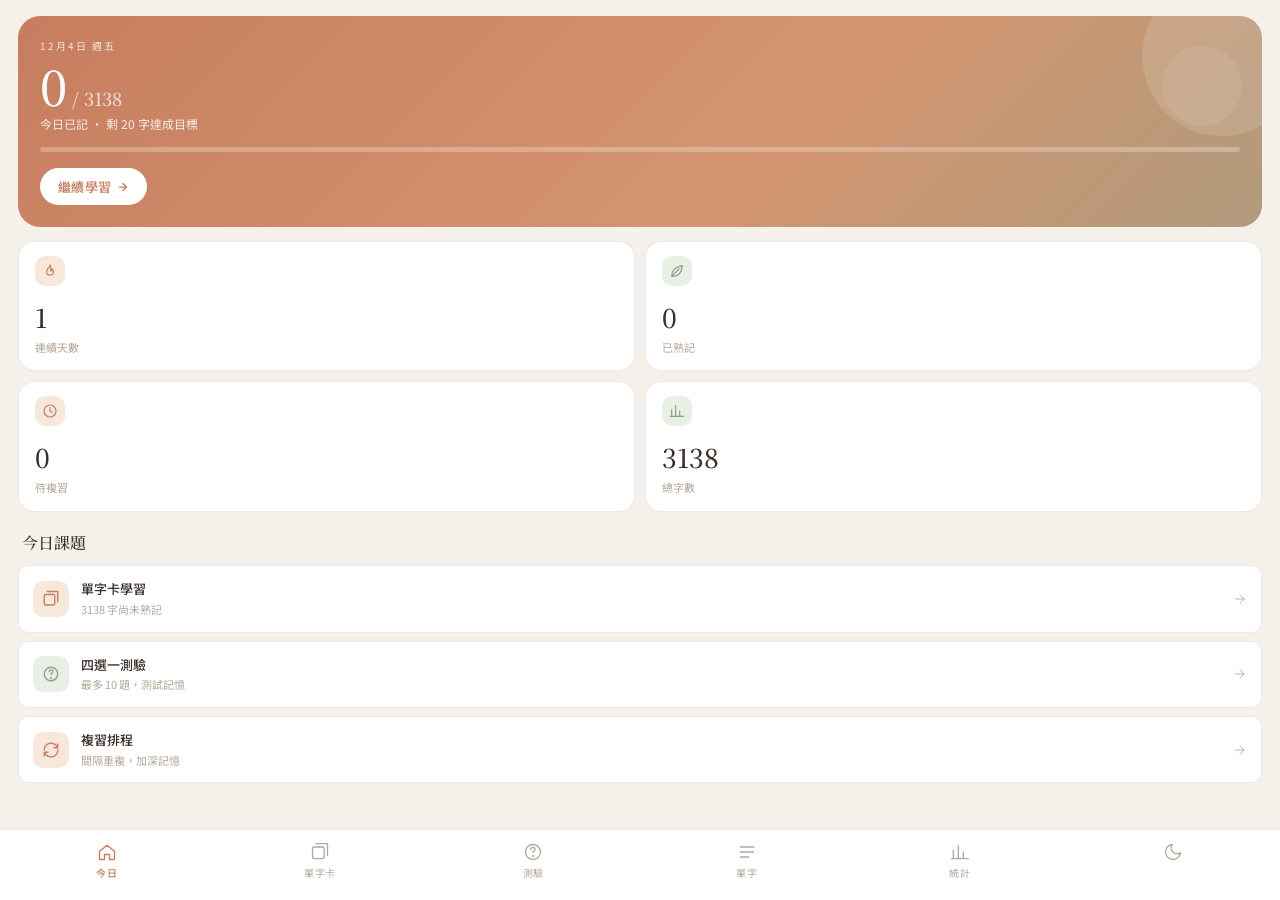
<file: index.html>
<!DOCTYPE html>
<html lang="zh-TW">
<head>
<meta charset="UTF-8"/>
<meta name="viewport" content="width=device-width, initial-scale=1.0, maximum-scale=1.0"/>
<meta name="theme-color" content="#f6f0ea"/>
<title>多益 600 單字</title>
<link rel="preconnect" href="https://fonts.googleapis.com"/>
<link rel="preconnect" href="https://fonts.gstatic.com" crossorigin/>
<link href="https://fonts.googleapis.com/css2?family=Noto+Serif+JP:wght@400;500;600&family=Noto+Serif+TC:wght@400;500;600&family=Noto+Sans+JP:wght@300;400;500&family=Noto+Sans+TC:wght@300;400;500&family=IBM+Plex+Mono:wght@400;500&display=swap" rel="stylesheet"/>
<link rel="stylesheet" href="style.css?v=2"/>
</head>
<body>

<div id="app">

  <!-- ════════════════════════════════
       首頁 Dashboard
  ════════════════════════════════ -->
  <section class="page active" id="page-home">
    <div class="home-hero">
      <div class="hero-date" id="heroDate"></div>
      <div class="hero-big"><span id="heroMastered">0</span><span style="font-size:18px;opacity:.75"> / <span id="heroTotal">0</span></span></div>
      <div class="hero-sub">今日已記 · 剩 <span id="heroLeft">0</span> 字達成目標</div>
      <div class="hero-bar-wrap"><div class="hero-bar-fill" id="heroBig"></div></div>
      <button class="hero-cta" onclick="switchPage('card')">
        繼續學習
        <svg width="12" height="12" viewBox="0 0 24 24" fill="none" stroke="currentColor" stroke-width="2.5" stroke-linecap="round" stroke-linejoin="round"><path d="M5 12h14M12 5l7 7-7 7"/></svg>
      </button>
    </div>

    <div class="stats-grid">
      <div class="stat-card">
        <div class="stat-icon">
          <svg width="16" height="16" viewBox="0 0 24 24" fill="none" stroke="var(--accent)" stroke-width="1.8" stroke-linecap="round" stroke-linejoin="round"><path d="M12 3c0 4-5 5-5 10a5 5 0 0010 0c0-2-1-3-2-4 0 2-1 3-2 3 1-3 0-7-1-9z"/></svg>
        </div>
        <div class="stat-num" id="statStreak">0</div>
        <div class="stat-label">連續天數</div>
      </div>
      <div class="stat-card">
        <div class="stat-icon green">
          <svg width="16" height="16" viewBox="0 0 24 24" fill="none" stroke="var(--accent2)" stroke-width="1.8" stroke-linecap="round" stroke-linejoin="round"><path d="M4 20c0-8 5-14 16-16-1 11-6 16-14 16-1 0-2-0-2 0M5 19l10-10"/></svg>
        </div>
        <div class="stat-num" id="statMastered">0</div>
        <div class="stat-label">已熟記</div>
      </div>
      <div class="stat-card">
        <div class="stat-icon">
          <svg width="16" height="16" viewBox="0 0 24 24" fill="none" stroke="var(--accent)" stroke-width="1.8" stroke-linecap="round" stroke-linejoin="round"><circle cx="12" cy="12" r="9"/><path d="M12 7v5l3 2"/></svg>
        </div>
        <div class="stat-num" id="statDue">0</div>
        <div class="stat-label">待複習</div>
      </div>
      <div class="stat-card">
        <div class="stat-icon green">
          <svg width="16" height="16" viewBox="0 0 24 24" fill="none" stroke="var(--accent2)" stroke-width="1.8" stroke-linecap="round" stroke-linejoin="round"><path d="M4 20V10M10 20V4M16 20v-8M22 20H2"/></svg>
        </div>
        <div class="stat-num" id="statTotal">0</div>
        <div class="stat-label">總字數</div>
      </div>
    </div>

    <div class="section-head">
      <div class="section-head-title">今日課題</div>
      <div class="section-head-link"></div>
    </div>
    <div class="task-row" onclick="switchPage('card')">
      <div class="task-icon-wrap">
        <svg width="18" height="18" viewBox="0 0 24 24" fill="none" stroke="var(--accent)" stroke-width="1.8" stroke-linecap="round" stroke-linejoin="round"><rect x="3" y="6" width="14" height="14" rx="2"/><path d="M7 2h14v14"/></svg>
      </div>
      <div>
        <div class="task-title">單字卡學習</div>
        <div class="task-sub" id="taskCardSub">翻閱並自我評分</div>
      </div>
      <svg style="margin-left:auto" width="14" height="14" viewBox="0 0 24 24" fill="none" stroke="var(--ink-mute)" stroke-width="1.5" stroke-linecap="round" stroke-linejoin="round"><path d="M5 12h14M12 5l7 7-7 7"/></svg>
    </div>
    <div class="task-row" onclick="switchPage('quiz')">
      <div class="task-icon-wrap green">
        <svg width="18" height="18" viewBox="0 0 24 24" fill="none" stroke="var(--accent2)" stroke-width="1.8" stroke-linecap="round" stroke-linejoin="round"><circle cx="12" cy="12" r="9"/><path d="M9.5 9a2.5 2.5 0 115 0c0 1.5-2.5 2-2.5 3.5"/><circle cx="12" cy="17" r="0.5" fill="var(--accent2)"/></svg>
      </div>
      <div>
        <div class="task-title">四選一測驗</div>
        <div class="task-sub">最多 10 題，測試記憶</div>
      </div>
      <svg style="margin-left:auto" width="14" height="14" viewBox="0 0 24 24" fill="none" stroke="var(--ink-mute)" stroke-width="1.5" stroke-linecap="round" stroke-linejoin="round"><path d="M5 12h14M12 5l7 7-7 7"/></svg>
    </div>
    <div class="task-row" onclick="switchPage('review')">
      <div class="task-icon-wrap">
        <svg width="18" height="18" viewBox="0 0 24 24" fill="none" stroke="var(--accent)" stroke-width="1.8" stroke-linecap="round" stroke-linejoin="round"><path d="M21 12a9 9 0 01-15.5 6.3L3 15M3 12a9 9 0 0115.5-6.3L21 9M21 4v5h-5M3 20v-5h5"/></svg>
      </div>
      <div>
        <div class="task-title">複習排程</div>
        <div class="task-sub" id="taskReviewSub">間隔重複，加深記憶</div>
      </div>
      <svg style="margin-left:auto" width="14" height="14" viewBox="0 0 24 24" fill="none" stroke="var(--ink-mute)" stroke-width="1.5" stroke-linecap="round" stroke-linejoin="round"><path d="M5 12h14M12 5l7 7-7 7"/></svg>
    </div>
  </section>

  <!-- ════════════════════════════════
       單字卡頁
  ════════════════════════════════ -->
  <section class="page" id="page-card">
    <div class="card-page-header">
      <button onclick="switchPage('home')" style="background:none;border:none;cursor:pointer;padding:4px;">
        <svg width="20" height="20" viewBox="0 0 24 24" fill="none" stroke="var(--ink-soft)" stroke-width="1.8" stroke-linecap="round" stroke-linejoin="round"><path d="M19 12H5M12 19l-7-7 7-7"/></svg>
      </button>
      <div class="card-progress-bar"><div class="card-progress-fill" id="cardProgFill" style="width:0%"></div></div>
      <div class="card-counter" id="cardCounter">0/0</div>
    </div>

    <div class="flashcard-area" id="flashcardArea"></div>

    <div class="rating-area" id="ratingArea" style="display:none">
      <div class="rating-hint">你記得這個字嗎？</div>
      <div class="rating-btns">
        <div class="rating-btn new" onclick="rateCard('new')">
          <div class="rating-btn-label">陌生</div>
          <div class="rating-btn-sub">再見 &lt;1m</div>
        </div>
        <div class="rating-btn shaky" onclick="rateCard('shaky')">
          <div class="rating-btn-label">不熟</div>
          <div class="rating-btn-sub">再見 10m</div>
        </div>
        <div class="rating-btn got" onclick="rateCard('got')">
          <div class="rating-btn-label">熟記</div>
          <div class="rating-btn-sub">再見 3d</div>
        </div>
      </div>
    </div>
  </section>

  <!-- ════════════════════════════════
       測驗頁
  ════════════════════════════════ -->
  <section class="page" id="page-quiz">
    <div class="quiz-header">
      <button onclick="switchPage('home')" style="background:none;border:none;cursor:pointer;padding:4px;">
        <svg width="20" height="20" viewBox="0 0 24 24" fill="none" stroke="var(--ink-soft)" stroke-width="1.8" stroke-linecap="round" stroke-linejoin="round"><path d="M19 12H5M12 19l-7-7 7-7"/></svg>
      </button>
      <div class="quiz-prog-bar"><div class="quiz-prog-fill" id="quizProgFill" style="width:0%"></div></div>
      <div style="font-size:11px;color:var(--ink-soft);font-family:var(--mono)" id="quizCounter">0/0</div>
    </div>
    <div id="quizContent"></div>
  </section>

  <!-- ════════════════════════════════
       單字列表頁
  ════════════════════════════════ -->
  <section class="page" id="page-list">
    <div class="page-header">
      <div class="page-title-sub">TOEIC 600</div>
      <div class="page-title">單字列表</div>
    </div>
    <div class="search-bar">
      <svg width="15" height="15" viewBox="0 0 24 24" fill="none" stroke="var(--ink-mute)" stroke-width="1.8" stroke-linecap="round" stroke-linejoin="round"><circle cx="11" cy="11" r="7"/><path d="M21 21l-4.3-4.3"/></svg>
      <input type="search" id="searchInput" placeholder="搜尋單字、釋義…" oninput="handleSearch()" autocomplete="off"/>
    </div>
    <div class="chips" id="listChips">
      <div class="chip active" onclick="setFilter('全部',this)">全部</div>
      <div class="chip" onclick="setFilter('A2',this)">A2</div>
      <div class="chip" onclick="setFilter('B1',this)">B1</div>
      <div class="chip" onclick="setFilter('常見',this)">常見</div>
      <div class="chip" onclick="setFilter('熟記',this)">已熟記</div>
      <div class="chip" onclick="setFilter('未記',this)">未記</div>
    </div>
    <div class="word-list-scroll" id="wordListScroll"></div>
  </section>

  <!-- ════════════════════════════════
       複習排程頁（端口預留）
  ════════════════════════════════ -->
  <section class="page" id="page-review">
    <div class="page-header">
      <div class="page-title-sub">SPACED REPETITION</div>
      <div class="page-title">複習排程</div>
    </div>
    <div id="page-review-scroll">
    <div class="review-hero">
      <div class="review-hero-label">TODAY · 今日待複習</div>
      <div class="review-due-count" id="reviewDueCount">—</div>
      <div class="review-due-sub" id="reviewDueSub">載入中…</div>
      <button class="hero-cta" style="margin-top:16px" onclick="switchPage('card')" id="reviewStartBtn">
        開始複習
        <svg width="12" height="12" viewBox="0 0 24 24" fill="none" stroke="currentColor" stroke-width="2.5" stroke-linecap="round" stroke-linejoin="round"><path d="M5 12h14M12 5l7 7-7 7"/></svg>
      </button>
    </div>
    <div style="margin:14px 18px 4px;padding:12px 14px;border-radius:12px;background:var(--accent2-soft);border:1px solid rgba(141,160,138,.25);font-size:12px;color:var(--ink-soft);line-height:1.6;">
      🌱 <strong style="color:var(--accent2)">功能開發中</strong><br/>
      間隔重複演算法（SM-2）端口已預留，評分資料會在此連接，自動計算下次複習時間。
    </div>
    <div class="section-head" style="padding-top:14px;">
      <div class="section-head-title">預估排程</div>
      <div class="port-badge">API 端口預留</div>
    </div>
    <div id="scheduleList"></div>
    <div class="curve-card">
      <div class="curve-title">遺忘曲線原理</div>
      <div class="curve-sub">系統將依此為你安排最佳複習時機</div>
      <svg width="100%" height="110" viewBox="0 0 280 110">
        <defs>
          <linearGradient id="cg" x1="0" y1="0" x2="0" y2="1">
            <stop offset="0%" stop-color="var(--accent)" stop-opacity=".25"/>
            <stop offset="100%" stop-color="var(--accent)" stop-opacity="0"/>
          </linearGradient>
        </defs>
        <line x1="0" x2="280" y1="30" y2="30" stroke="var(--line)" stroke-dasharray="2 3"/>
        <line x1="0" x2="280" y1="60" y2="60" stroke="var(--line)" stroke-dasharray="2 3"/>
        <line x1="0" x2="280" y1="90" y2="90" stroke="var(--line)" stroke-dasharray="2 3"/>
        <path d="M0,12 Q30,48 70,68 T140,88 T280,100 L280,110 L0,110 Z" fill="url(#cg)"/>
        <path d="M0,12 Q30,48 70,68 T140,88 T280,100" stroke="var(--accent)" stroke-width="1.8" fill="none"/>
        <circle cx="0" cy="12" r="3.5" fill="var(--paper)" stroke="var(--accent)" stroke-width="1.8"/>
        <circle cx="70" cy="68" r="3.5" fill="var(--paper)" stroke="var(--accent)" stroke-width="1.8"/>
        <circle cx="140" cy="88" r="3.5" fill="var(--paper)" stroke="var(--accent)" stroke-width="1.8"/>
        <circle cx="210" cy="97" r="3.5" fill="var(--paper)" stroke="var(--accent)" stroke-width="1.8"/>
        <text x="0" y="110" font-size="8" fill="var(--ink-mute)" font-family="monospace">0</text>
        <text x="68" y="110" font-size="8" fill="var(--ink-mute)" font-family="monospace">1d</text>
        <text x="138" y="110" font-size="8" fill="var(--ink-mute)" font-family="monospace">3d</text>
        <text x="208" y="110" font-size="8" fill="var(--ink-mute)" font-family="monospace">7d</text>
      </svg>
    </div>
    </div><!-- /page-review-scroll -->
  </section>

  <!-- ════════════════════════════════
       統計頁
  ════════════════════════════════ -->
  <section class="page" id="page-stats">
    <div class="page-header">
      <div class="page-title-sub">STATISTICS</div>
      <div class="page-title">學習統計</div>
    </div>
    <div id="page-stats-scroll">
    <div class="overall-card">
      <div class="ring-wrap" id="overallRing"></div>
      <div class="overall-legend">
        <div style="font-family:var(--serif);font-size:13px;color:var(--ink);font-weight:500;margin-bottom:10px">600 字進度</div>
        <div class="legend-row"><div class="legend-dot" style="background:var(--accent2)"></div><div class="legend-label">熟記</div><div class="legend-num" id="lgMastered">0</div></div>
        <div class="legend-row"><div class="legend-dot" style="background:var(--accent)"></div><div class="legend-label">學習中</div><div class="legend-num" id="lgLearning">0</div></div>
        <div class="legend-row"><div class="legend-dot" style="background:var(--line-strong)"></div><div class="legend-label">未學</div><div class="legend-num" id="lgNew">0</div></div>
      </div>
    </div>
    <div class="bar-chart-card">
      <div class="bar-chart-head">
        <div class="bar-chart-title">本週學習次數</div>
        <div class="bar-chart-total" id="weekTotal">— 次</div>
      </div>
      <div class="bar-chart-bars" id="weekBars"></div>
    </div>
    <div class="heatmap-card">
      <div class="heatmap-title">學習軌跡</div>
      <div class="heatmap-sub">近 8 週每日記錄單字次數</div>
      <div class="heatmap-grid" id="heatmapGrid"></div>
      <div class="heatmap-range"><span>8 週前</span><span>今日</span></div>
    </div>
    </div><!-- /page-stats-scroll -->
  </section>

  <!-- ════════════════════════════════
       底部 Tab Bar
  ════════════════════════════════ -->
  <nav class="tab-bar" id="tabBar">
    <button class="tab-btn active" id="tb-home" onclick="switchPage('home')">
      <svg width="20" height="20" viewBox="0 0 24 24" fill="none" stroke="currentColor" stroke-width="1.6" stroke-linecap="round" stroke-linejoin="round"><path d="M3 11l9-7 9 7v9a1 1 0 01-1 1h-5v-6h-6v6H4a1 1 0 01-1-1v-9z"/></svg>
      今日
    </button>
    <button class="tab-btn" id="tb-card" onclick="switchPage('card')">
      <svg width="20" height="20" viewBox="0 0 24 24" fill="none" stroke="currentColor" stroke-width="1.6" stroke-linecap="round" stroke-linejoin="round"><rect x="3" y="6" width="14" height="14" rx="2"/><path d="M7 2h14v14"/></svg>
      單字卡
    </button>
    <button class="tab-btn" id="tb-quiz" onclick="switchPage('quiz')">
      <svg width="20" height="20" viewBox="0 0 24 24" fill="none" stroke="currentColor" stroke-width="1.6" stroke-linecap="round" stroke-linejoin="round"><circle cx="12" cy="12" r="9"/><path d="M9.5 9a2.5 2.5 0 115 0c0 1.5-2.5 2-2.5 3.5"/><circle cx="12" cy="17" r="0.5" fill="currentColor"/></svg>
      測驗
    </button>
    <button class="tab-btn" id="tb-list" onclick="switchPage('list')">
      <svg width="20" height="20" viewBox="0 0 24 24" fill="none" stroke="currentColor" stroke-width="1.6" stroke-linecap="round" stroke-linejoin="round"><path d="M4 6h16M4 12h16M4 18h10"/></svg>
      單字
    </button>
    <button class="tab-btn" id="tb-stats" onclick="switchPage('stats')">
      <svg width="20" height="20" viewBox="0 0 24 24" fill="none" stroke="currentColor" stroke-width="1.6" stroke-linecap="round" stroke-linejoin="round"><path d="M4 20V10M10 20V4M16 20v-8M22 20H2"/></svg>
      統計
    </button>
    <button class="tab-btn tab-dark-toggle" id="darkToggleTab" onclick="toggleDark()" title="深色模式">
      <svg id="darkIcon" width="20" height="20" viewBox="0 0 24 24" fill="none" stroke="currentColor" stroke-width="1.6" stroke-linecap="round" stroke-linejoin="round"><path d="M21 12.79A9 9 0 1111.21 3a7 7 0 009.79 9.79z"/></svg>
    </button>
  </nav>
</div><!-- /#app -->

<!-- 單字 Modal -->
<div class="modal-overlay" id="modalOverlay" onclick="handleOverlayClick(event)">
  <div class="modal-sheet" id="modalSheet">
    <div class="modal-handle"></div>
    <div class="modal-en-row">
      <div class="modal-en" id="modalEn"></div>
      <button class="fc-audio-btn modal-audio-btn" id="modalAudioBtn" onclick="speakWord(event, document.getElementById('modalEn').textContent)" style="display:none">
        <svg width="18" height="18" viewBox="0 0 24 24" fill="none" stroke="#fff" stroke-width="1.8" stroke-linecap="round" stroke-linejoin="round"><path d="M5 9h3l5-4v14l-5-4H5V9z"/><path d="M16 8.5a4 4 0 010 7"/></svg>
      </button>
    </div>
    <div class="modal-ipa" id="modalIpa"></div>
    <div class="modal-pos" id="modalPos"></div>
    <div class="modal-sec-label">中文定義</div>
    <div class="modal-def" id="modalDef"></div>
    <div class="modal-sec-label" id="modalSynLabel" style="display:none">同義詞</div>
    <div class="modal-syn" id="modalSyn"></div>
    <div class="modal-sec-label" id="modalAntLabel" style="display:none">反義詞</div>
    <div class="modal-syn" id="modalAnt"></div>
    <div class="modal-sec-label" id="modalExLabel" style="display:none">例句</div>
    <div class="modal-example" id="modalExample"></div>
    <div class="modal-actions">
      <button class="modal-btn-close" onclick="closeModal()">關　閉</button>
      <button class="modal-btn-master" id="modalMasterBtn" onclick="toggleMastered()">標記已背過</button>
    </div>
  </div>
</div>

<!-- Tweaks Panel -->
<div class="tweaks-panel" id="tweaksPanel">
  <div class="tweaks-title">Tweaks</div>
  <div class="tweak-row">
    <span class="tweak-label">深色模式</span>
    <button class="tweak-toggle" id="darkToggle" onclick="toggleDark()"></button>
  </div>
</div>

<script src="data.js"></script>
<script src="app.js?v=2"></script>
</body>
</html>
</file>
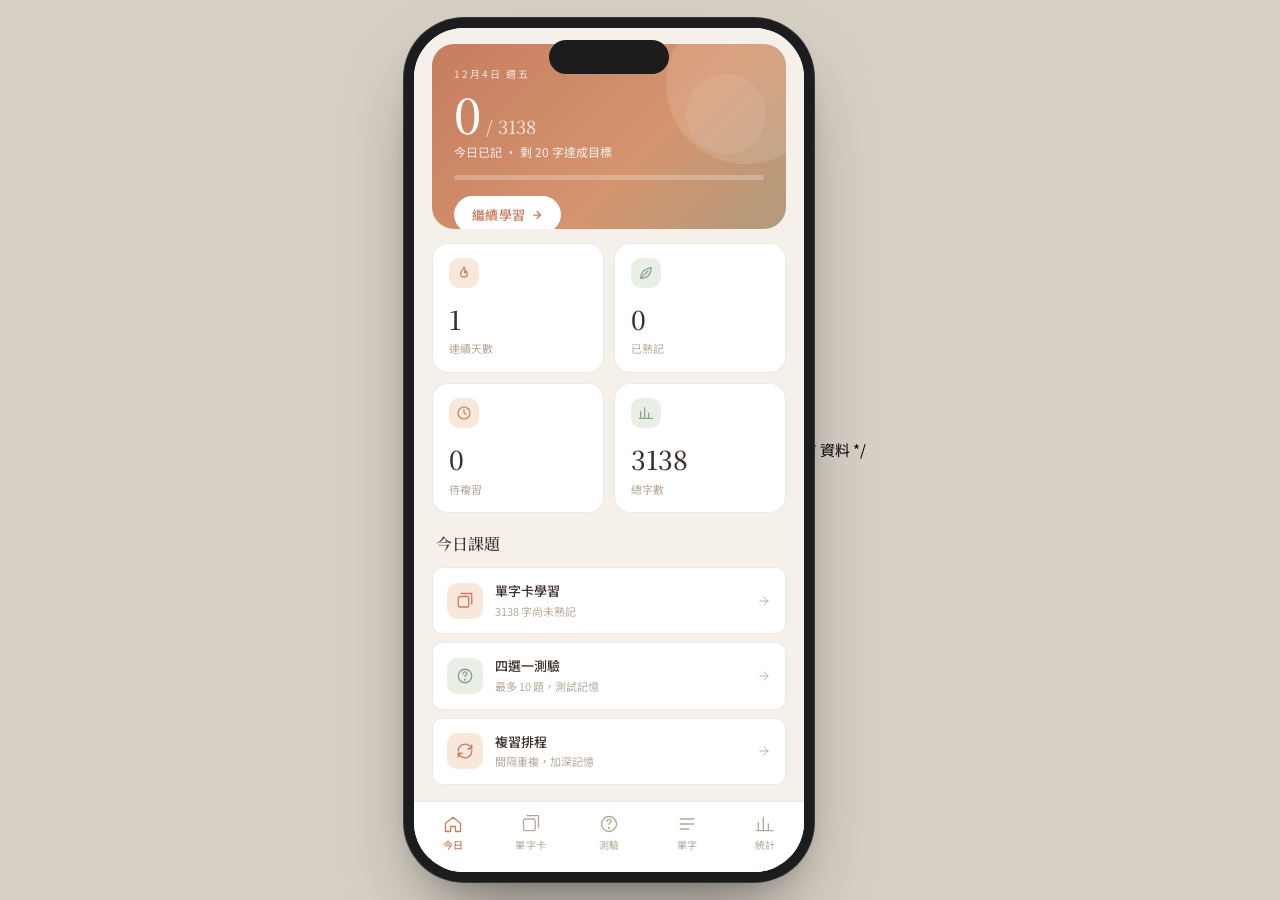
<file: Claude design/TOEIC App 重設計.html>
<!DOCTYPE html>
<html lang="zh-TW">
<head>
<meta charset="UTF-8"/>
<meta name="viewport" content="width=device-width, initial-scale=1.0, maximum-scale=1.0"/>
<meta name="theme-color" content="#f6f0ea"/>
<title>多益 600 單字</title>
<link rel="preconnect" href="https://fonts.googleapis.com"/>
<link rel="preconnect" href="https://fonts.gstatic.com" crossorigin/>
<link href="https://fonts.googleapis.com/css2?family=Noto+Serif+JP:wght@400;500;600&family=Noto+Serif+TC:wght@400;500;600&family=Noto+Sans+JP:wght@300;400;500&family=Noto+Sans+TC:wght@300;400;500&family=IBM+Plex+Mono:wght@400;500&display=swap" rel="stylesheet"/>

<style>
/* ── 全域 CSS 變數（方案 B 柔霧靜物 · 淺色） ── */
:root {
  --bg:          #f6f0ea;
  --bg-deep:     #ede4d8;
  --paper:       #ffffff;
  --ink:         #3a2f2a;
  --ink-soft:    #7a6a5f;
  --ink-mute:    #b5a89b;
  --accent:      #c77d5f;   /* 暖陶土 */
  --accent2:     #8da08a;   /* 抹茶綠 */
  --accent-soft: #f8e8dc;
  --accent2-soft:#e8f0e6;
  --line:        rgba(58,47,42,0.10);
  --line-strong: rgba(58,47,42,0.22);
  --correct:     #5a8a6a;
  --correct-bg:  #eaf4ee;
  --wrong:       #b05040;
  --wrong-bg:    #fcecea;
  --serif:       "Noto Serif TC", "Noto Serif JP", Georgia, serif;
  --sans:        "Noto Sans TC", "Noto Sans JP", -apple-system, sans-serif;
  --mono:        "IBM Plex Mono", ui-monospace, monospace;
  --radius:      16px;
  --radius-sm:   10px;
  --shadow:      0 2px 4px rgba(0,0,0,0.04), 0 8px 20px -8px rgba(0,0,0,0.10);
}

[data-dark="true"] {
  --bg:          #1f1a17;
  --bg-deep:     #15110f;
  --paper:       #2a2320;
  --ink:         #f2e8de;
  --ink-soft:    #b0a197;
  --ink-mute:    #7a6d63;
  --accent:      #e09575;
  --accent2:     #a8c0a2;
  --accent-soft: #352921;
  --accent2-soft:#243226;
  --line:        rgba(242,232,222,0.10);
  --line-strong: rgba(242,232,222,0.22);
}

/* ── Reset ── */
*, *::before, *::after { box-sizing: border-box; margin: 0; padding: 0; }
html, body {
  height: 100%;
  margin: 0;
  padding: 0;
  background: #d6cfc4;
  display: flex;
  align-items: center;
  justify-content: center;
  font-family: var(--sans);
  font-size: 15px;
  line-height: 1.6;
  -webkit-font-smoothing: antialiased;
}

/* ── 手機外框 ── */
.phone-shell {
  width: 390px;
  height: 844px;
  background: var(--bg);
  border-radius: 50px;
  box-shadow:
    0 0 0 10px #1c1c1e,
    0 0 0 11px #3a3a3c,
    0 40px 80px -20px rgba(0,0,0,0.55),
    0 10px 30px -10px rgba(0,0,0,0.3);
  overflow: hidden;
  position: relative;
  display: flex;
  flex-direction: column;
  flex-shrink: 0;
  transform-origin: center center;
}

/* Dynamic Island */
.phone-island {
  position: absolute;
  top: 12px;
  left: 50%;
  transform: translateX(-50%);
  width: 120px;
  height: 34px;
  background: #1c1c1e;
  border-radius: 20px;
  z-index: 100;
  pointer-events: none;
}

/* 側邊按鈕 */
.phone-shell::before {
  content: '';
  position: absolute;
  left: -13px;
  top: 160px;
  width: 3px;
  height: 36px;
  background: #3a3a3c;
  border-radius: 2px 0 0 2px;
  box-shadow: 0 46px 0 #3a3a3c, 0 88px 0 #3a3a3c;
}
.phone-shell::after {
  content: '';
  position: absolute;
  right: -13px;
  top: 200px;
  width: 3px;
  height: 68px;
  background: #3a3a3c;
  border-radius: 0 2px 2px 0;
}

/* ── App 外框（在手機殼內） ── */
#app {
  width: 100%;
  height: 100%;
  display: flex;
  flex-direction: column;
  position: relative;
  background: var(--bg);
  overflow: hidden;
  color: var(--ink);
}

/* ── 頁面切換 ── */
.page {
  display: none;
  flex-direction: column;
  flex: 1;
  min-height: 0;
  overflow: hidden;
}
.page.active {
  display: flex;
  flex: 1;
  min-height: 0;
  flex-direction: column;
  overflow: hidden;
}

/* ── 底部 Tab Bar ── */
.tab-bar {
  display: flex;
  background: var(--paper);
  border-top: 1px solid var(--line);
  padding: 8px 0 max(16px, env(safe-area-inset-bottom));
  position: relative;
  z-index: 50;
  flex-shrink: 0;
}
.tab-btn {
  flex: 1;
  display: flex;
  flex-direction: column;
  align-items: center;
  gap: 3px;
  padding: 4px 6px;
  background: none;
  border: none;
  cursor: pointer;
  color: var(--ink-mute);
  font-family: var(--sans);
  font-size: 10px;
  letter-spacing: .5px;
  font-weight: 400;
  transition: color .15s;
}
.tab-btn.active { color: var(--accent); font-weight: 500; }
.tab-btn svg { flex-shrink: 0; }

/* ── 頁面標題列 ── */
.page-header {
  padding: 56px 22px 12px;
  position: sticky;
  top: 0;
  background: var(--bg);
  z-index: 20;
  border-bottom: 1px solid var(--line);
}
.page-title-sub { font-size: 11px; color: var(--ink-mute); letter-spacing: 2px; text-transform: uppercase; margin-bottom: 2px; }
.page-title { font-family: var(--serif); font-size: 26px; font-weight: 500; color: var(--ink); }

/* ── 卡片 ── */
.card {
  background: var(--paper);
  border: 1px solid var(--line);
  border-radius: var(--radius);
  padding: 16px;
  box-shadow: var(--shadow);
}

/* ── 按鈕 ── */
.btn {
  display: inline-flex;
  align-items: center;
  justify-content: center;
  gap: 6px;
  padding: 12px 20px;
  border-radius: var(--radius-sm);
  border: none;
  font-family: var(--sans);
  font-size: 14px;
  font-weight: 500;
  cursor: pointer;
  transition: opacity .15s, transform .1s;
  letter-spacing: .5px;
}
.btn:active { transform: scale(.97); }
.btn-primary { background: var(--accent); color: #fff; }
.btn-secondary { background: var(--paper); border: 1px solid var(--line); color: var(--ink-soft); }
.btn-ghost { background: transparent; border: 1px solid var(--line); color: var(--ink-soft); }
.btn-lg { padding: 14px 28px; font-size: 15px; border-radius: var(--radius); width: 100%; }

/* ── 進度環 SVG ── */
.ring-wrap { position: relative; display: inline-flex; align-items: center; justify-content: center; }
.ring-label { position: absolute; text-align: center; }

/* ── 篩選 chips ── */
.chips { display: flex; gap: 8px; overflow-x: auto; padding: 12px 22px 8px; scrollbar-width: none; }
.chips::-webkit-scrollbar { display: none; }
.chip {
  padding: 6px 14px;
  border-radius: 20px;
  font-size: 12px;
  font-family: var(--serif);
  white-space: nowrap;
  cursor: pointer;
  background: var(--paper);
  border: 1px solid var(--line);
  color: var(--ink-soft);
  transition: background .15s, color .15s;
}
.chip.active { background: var(--ink); color: var(--paper); border-color: var(--ink); }

/* ── 搜尋列 ── */
.search-bar {
  display: flex;
  align-items: center;
  gap: 10px;
  margin: 0 18px 12px;
  padding: 10px 14px;
  background: var(--paper);
  border: 1px solid var(--line);
  border-radius: var(--radius-sm);
  color: var(--ink-mute);
  font-size: 13px;
}
.search-bar input {
  flex: 1; border: none; background: transparent; color: var(--ink);
  font-family: var(--sans); font-size: 13px; outline: none;
}
.search-bar input::placeholder { color: var(--ink-mute); }

/* ━━━━━━━━━━━━━━━━━━━━━━━━━━━━━━━━━━━━━
   DASHBOARD 首頁
━━━━━━━━━━━━━━━━━━━━━━━━━━━━━━━━━━━━━ */
#page-home {
  overflow-y: auto;
  padding-bottom: 8px;
  flex: 1;
  min-height: 0;
}
.home-hero {
  margin: 16px 18px 0;
  padding: 22px;
  border-radius: 22px;
  background: linear-gradient(135deg, var(--accent) 0%, #d4956f 60%, var(--accent2) 140%);
  color: #fff;
  position: relative;
  overflow: hidden;
}
.home-hero::before {
  content: '';
  position: absolute;
  top: -40px; right: -40px;
  width: 160px; height: 160px;
  border-radius: 50%;
  background: rgba(255,255,255,.12);
}
.home-hero::after {
  content: '';
  position: absolute;
  top: 30px; right: 20px;
  width: 80px; height: 80px;
  border-radius: 50%;
  background: rgba(255,255,255,.08);
}
.hero-date { font-size: 10px; letter-spacing: 2px; opacity: .8; margin-bottom: 8px; }
.hero-big { font-family: var(--serif); font-size: 48px; font-weight: 500; line-height: 1; }
.hero-sub { font-size: 12px; opacity: .85; margin-top: 4px; }
.hero-bar-wrap { margin-top: 14px; height: 5px; background: rgba(255,255,255,.25); border-radius: 3px; overflow: hidden; }
.hero-bar-fill { height: 100%; background: #fff; border-radius: 3px; transition: width .6s ease; }
.hero-cta {
  display: inline-flex;
  margin-top: 16px;
  padding: 9px 18px;
  background: #fff;
  color: var(--accent);
  border-radius: 20px;
  font-size: 13px;
  font-weight: 500;
  gap: 6px;
  align-items: center;
  cursor: pointer;
  border: none;
  font-family: var(--sans);
  letter-spacing: .3px;
  transition: opacity .15s;
}
.hero-cta:hover { opacity: .9; }

.stats-grid {
  display: grid;
  grid-template-columns: 1fr 1fr;
  gap: 10px;
  margin: 14px 18px 0;
}
.stat-card {
  background: var(--paper);
  border: 1px solid var(--line);
  border-radius: var(--radius);
  padding: 14px 16px;
}
.stat-icon {
  width: 30px; height: 30px;
  border-radius: 10px;
  background: var(--accent-soft);
  display: flex; align-items: center; justify-content: center;
  margin-bottom: 10px;
}
.stat-icon.green { background: var(--accent2-soft); }
.stat-num { font-family: var(--serif); font-size: 26px; font-weight: 500; color: var(--ink); }
.stat-label { font-size: 11px; color: var(--ink-mute); margin-top: 1px; }

.section-head {
  display: flex;
  justify-content: space-between;
  align-items: baseline;
  padding: 18px 22px 10px;
}
.section-head-title { font-family: var(--serif); font-size: 16px; font-weight: 500; color: var(--ink); }
.section-head-link { font-size: 12px; color: var(--accent); cursor: pointer; }

.task-row {
  display: flex;
  align-items: center;
  gap: 12px;
  margin: 0 18px 8px;
  padding: 13px 14px;
  background: var(--paper);
  border: 1px solid var(--line);
  border-radius: var(--radius-sm);
  cursor: pointer;
  transition: background .15s;
}
.task-row:active { background: var(--bg-deep); }
.task-icon-wrap {
  width: 36px; height: 36px;
  border-radius: 10px;
  background: var(--accent-soft);
  display: flex; align-items: center; justify-content: center;
  flex-shrink: 0;
}
.task-icon-wrap.green { background: var(--accent2-soft); }
.task-title { font-size: 13px; color: var(--ink); font-weight: 500; }
.task-sub { font-size: 11px; color: var(--ink-mute); margin-top: 1px; }

/* ━━━━━━━━━━━━━━━━━━━━━━━━━━━━━━━━━━━━━
   單字卡頁
━━━━━━━━━━━━━━━━━━━━━━━━━━━━━━━━━━━━━ */
#page-card {
  background: linear-gradient(180deg, var(--bg) 0%, var(--bg-deep) 100%);
}
.card-page-header {
  display: flex;
  align-items: center;
  justify-content: space-between;
  padding: 56px 22px 14px;
}
.card-progress-bar {
  flex: 1; height: 6px; background: var(--accent-soft);
  border-radius: 3px; overflow: hidden; margin: 0 14px;
}
.card-progress-fill { height: 100%; background: linear-gradient(90deg, var(--accent), var(--accent2)); border-radius: 3px; transition: width .4s; }
.card-counter { font-size: 11px; color: var(--ink-soft); font-family: var(--mono); }

.flashcard-area {
  flex: 1;
  display: flex;
  align-items: center;
  padding: 0 22px;
}
.flashcard {
  width: 100%;
  aspect-ratio: 0.72;
  background: linear-gradient(180deg, var(--paper) 0%, var(--accent-soft) 100%);
  border-radius: 28px;
  border: 1px solid var(--line);
  box-shadow: 0 2px 4px rgba(0,0,0,.03), 0 24px 60px -20px rgba(0,0,0,.16);
  display: flex;
  flex-direction: column;
  padding: 26px;
  cursor: pointer;
  position: relative;
  overflow: hidden;
  user-select: none;
  -webkit-tap-highlight-color: transparent;
}
.flashcard::before {
  content: '';
  position: absolute;
  top: -40px; right: -40px;
  width: 160px; height: 160px;
  border-radius: 50%;
  background: radial-gradient(circle, var(--accent-soft), transparent 70%);
}
.fc-meta {
  display: flex;
  justify-content: space-between;
  align-items: center;
  position: relative;
  margin-bottom: 8px;
}
.fc-pos-tag {
  padding: 4px 10px; border-radius: 8px;
  background: var(--accent-soft);
  font-size: 11px; color: var(--accent); font-weight: 500;
}
.fc-front {
  flex: 1;
  display: flex;
  flex-direction: column;
  align-items: center;
  justify-content: center;
  gap: 14px;
  position: relative;
}
.fc-word { font-family: var(--serif); font-size: 42px; font-weight: 500; color: var(--ink); text-align: center; letter-spacing: -.3px; }
.fc-ipa { font-family: var(--mono); font-size: 14px; color: var(--ink-soft); }
.fc-audio-btn {
  width: 54px; height: 54px; border-radius: 50%;
  background: var(--accent);
  display: flex; align-items: center; justify-content: center;
  box-shadow: 0 6px 18px -4px rgba(199,125,95,.5);
  border: none; cursor: pointer;
  margin-top: 8px;
  transition: transform .15s;
}
.fc-audio-btn:active { transform: scale(.93); }
.fc-hint { font-size: 11px; color: var(--ink-mute); letter-spacing: 1.5px; }

.fc-back { flex: 1; display: flex; flex-direction: column; justify-content: flex-start; gap: 12px; position: relative; }
.fc-zh { font-family: var(--serif); font-size: 22px; color: var(--ink); font-weight: 500; }
.fc-example-box {
  padding: 13px;
  background: rgba(255,255,255,.5);
  border-radius: 12px;
  border: 1px solid var(--line);
}
.fc-example-label { font-size: 10px; color: var(--ink-mute); letter-spacing: 1.5px; margin-bottom: 4px; }
.fc-example { font-family: var(--serif); font-size: 13px; color: var(--ink); line-height: 1.55; font-style: italic; }
.fc-example-zh { font-size: 11px; color: var(--ink-soft); margin-top: 4px; line-height: 1.5; }
.syn-row { display: flex; gap: 6px; flex-wrap: wrap; }
.syn-chip {
  font-size: 11px; padding: 3px 9px; border-radius: 8px;
  background: var(--paper); color: var(--accent2);
  border: 1px solid var(--line); font-family: var(--serif);
}

.rating-area { padding: 16px 22px 22px; }
.rating-hint { font-size: 11px; color: var(--ink-mute); text-align: center; margin-bottom: 10px; letter-spacing: .5px; }
.rating-btns { display: flex; gap: 8px; }
.rating-btn {
  flex: 1; padding: 13px 6px; border-radius: var(--radius); text-align: center;
  background: var(--paper); border: 1.5px solid var(--line);
  cursor: pointer; transition: border-color .15s, background .15s;
}
.rating-btn:hover { background: var(--bg-deep); }
.rating-btn-label { font-family: var(--serif); font-size: 14px; font-weight: 500; }
.rating-btn-sub { font-size: 9px; color: var(--ink-mute); margin-top: 2px; letter-spacing: .5px; }
.rating-btn.new .rating-btn-label { color: var(--accent); }
.rating-btn.shaky .rating-btn-label { color: var(--ink-soft); }
.rating-btn.got .rating-btn-label { color: var(--accent2); }

/* ━━━━━━━━━━━━━━━━━━━━━━━━━━━━━━━━━━━━━
   測驗頁
━━━━━━━━━━━━━━━━━━━━━━━━━━━━━━━━━━━━━ */
#page-quiz {
  overflow-y: auto;
  padding: 56px 22px 22px;
  flex: 1;
  min-height: 0;
}
.quiz-header {
  display: flex; align-items: center; justify-content: space-between;
  margin-bottom: 16px;
}
.quiz-prog-bar {
  flex: 1; height: 6px; background: var(--accent-soft);
  border-radius: 3px; overflow: hidden; margin: 0 14px;
}
.quiz-prog-fill { height: 100%; background: var(--accent); border-radius: 3px; transition: width .4s; }
.quiz-q-card {
  background: var(--paper);
  border: 1px solid var(--line);
  border-radius: var(--radius);
  padding: 26px 22px;
  margin-bottom: 18px;
  position: relative;
  overflow: hidden;
  text-align: center;
}
.quiz-q-card::before {
  content:'';
  position: absolute; top:-30px; right:-30px;
  width:110px; height:110px; border-radius:50%;
  background: rgba(199,125,95,.08);
}
.quiz-q-label { font-size: 10px; color: var(--ink-mute); letter-spacing: 2px; margin-bottom: 10px; }
.quiz-q-word { font-family: var(--serif); font-size: 32px; font-weight: 500; color: var(--ink); }
.quiz-q-ipa { font-family: var(--mono); font-size: 12px; color: var(--ink-mute); margin-top: 6px; }

.quiz-options { display: flex; flex-direction: column; gap: 8px; }
.quiz-opt {
  display: flex; align-items: center; gap: 14px;
  padding: 14px 16px; border-radius: var(--radius);
  background: var(--paper); border: 1.5px solid var(--line);
  cursor: pointer; font-size: 14px; color: var(--ink);
  font-family: var(--serif); text-align: left;
  transition: background .12s, border-color .12s;
  width: 100%;
}
.quiz-opt:hover:not(:disabled) { background: var(--bg-deep); border-color: var(--ink-mute); }
.quiz-opt:disabled { cursor: default; }
.quiz-opt-letter {
  width: 30px; height: 30px; border-radius: 50%;
  background: var(--accent-soft); color: var(--accent);
  display: flex; align-items: center; justify-content: center;
  font-size: 12px; font-weight: 500; flex-shrink: 0;
  font-family: var(--sans);
}
.quiz-opt.correct { background: var(--correct-bg); border-color: var(--correct); color: var(--correct); }
.quiz-opt.correct .quiz-opt-letter { background: var(--correct-bg); color: var(--correct); }
.quiz-opt.wrong { background: var(--wrong-bg); border-color: var(--wrong); color: var(--wrong); }
.quiz-opt.wrong .quiz-opt-letter { background: var(--wrong-bg); color: var(--wrong); }

.quiz-result-wrap { text-align: center; padding: 40px 0; }
.qr-label { font-size: 11px; letter-spacing: 2px; color: var(--ink-mute); margin-bottom: 10px; }
.qr-score { font-family: var(--serif); font-size: 64px; font-weight: 500; color: var(--ink); line-height: 1; }
.qr-total { font-size: 20px; color: var(--ink-mute); }
.qr-msg { font-size: 14px; color: var(--ink-soft); margin-top: 12px; }
.qr-actions { display: flex; gap: 10px; margin-top: 32px; }

/* ━━━━━━━━━━━━━━━━━━━━━━━━━━━━━━━━━━━━━
   單字列表頁
━━━━━━━━━━━━━━━━━━━━━━━━━━━━━━━━━━━━━ */
#page-list { overflow: hidden; flex-direction: column; min-height: 0; }
#page-list .page-header { border-bottom: none; }
.word-list-scroll { flex: 1; overflow-y: auto; padding-bottom: 8px; }

.word-row {
  display: flex;
  align-items: center;
  gap: 12px;
  padding: 13px 22px;
  border-bottom: 1px solid var(--line);
  cursor: pointer;
  transition: background .12s;
  -webkit-tap-highlight-color: transparent;
}
.word-row:active { background: var(--bg-deep); }
.word-row-status {
  width: 28px; height: 28px; border-radius: 8px; flex-shrink: 0;
  display: flex; align-items: center; justify-content: center;
  font-family: var(--serif); font-size: 12px; font-weight: 500;
  border: 1px solid var(--line);
}
.word-row-status.mastered { background: var(--accent-soft); border-color: var(--accent); color: var(--accent); }
.word-row-status.unmastered { color: var(--ink-mute); }
.word-row-body { flex: 1; min-width: 0; }
.word-row-en { font-family: var(--serif); font-size: 16px; color: var(--ink); font-weight: 500; white-space: nowrap; overflow: hidden; text-overflow: ellipsis; }
.word-row-pos { font-size: 11px; color: var(--ink-mute); font-style: italic; margin-left: 4px; }
.word-row-zh { font-size: 12px; color: var(--ink-soft); margin-top: 2px; white-space: nowrap; overflow: hidden; text-overflow: ellipsis; }
.word-row-arrow { color: var(--line-strong); font-size: 16px; }

/* ━━━━━━━━━━━━━━━━━━━━━━━━━━━━━━━━━━━━━
   複習排程頁（端口預留）
━━━━━━━━━━━━━━━━━━━━━━━━━━━━━━━━━━━━━ */
#page-review { flex-direction: column; overflow: hidden; min-height: 0; }
#page-review-scroll { flex: 1; overflow-y: auto; padding-bottom: 8px; min-height: 0; }
.review-hero {
  margin: 16px 18px 0;
  padding: 22px;
  border-radius: 22px;
  background: linear-gradient(135deg, var(--accent) 0%, var(--accent2) 140%);
  color: #fff;
  position: relative; overflow: hidden;
}
.review-hero::before { content:''; position:absolute; top:-40px;right:-40px;width:160px;height:160px;border-radius:50%;background:rgba(255,255,255,.15); }
.review-hero::after { content:''; position:absolute; top:20px;right:20px;width:70px;height:70px;border-radius:50%;background:rgba(255,255,255,.12); }
.review-hero-label { font-size: 10px; letter-spacing: 2px; opacity: .85; position: relative; }
.review-due-count { font-family: var(--serif); font-size: 52px; font-weight: 500; line-height: 1; position: relative; margin-top: 6px; }
.review-due-sub { font-size: 12px; opacity: .9; position: relative; }

.schedule-row {
  display: flex; align-items: center; gap: 14px;
  margin: 0 18px 8px;
  padding: 14px 16px;
  background: var(--paper);
  border: 1px solid var(--line);
  border-radius: var(--radius);
}
.schedule-count-box {
  width: 46px; height: 46px; border-radius: 12px;
  background: var(--accent-soft);
  display: flex; flex-direction: column;
  align-items: center; justify-content: center; flex-shrink: 0;
}
.schedule-count-num { font-family: var(--serif); font-size: 18px; color: var(--accent); font-weight: 500; line-height: 1; }
.schedule-count-unit { font-size: 9px; color: var(--accent); opacity: .7; }
.schedule-label { font-family: var(--serif); font-size: 14px; color: var(--ink); font-weight: 500; }
.schedule-sub { font-size: 11px; color: var(--ink-mute); margin-top: 2px; }

/* 端口說明 badge */
.port-badge {
  padding: 3px 10px; border-radius: 14px;
  background: rgba(141,160,138,.15);
  color: var(--accent2); font-size: 10px;
  border: 1px solid rgba(141,160,138,.3);
  letter-spacing: .5px;
  white-space: nowrap;
  margin-left: auto;
}

/* 遺忘曲線 */
.curve-card { margin: 14px 18px 18px; background: var(--paper); border: 1px solid var(--line); border-radius: var(--radius); padding: 18px; }
.curve-title { font-family: var(--serif); font-size: 14px; color: var(--ink); font-weight: 500; margin-bottom: 6px; }
.curve-sub { font-size: 11px; color: var(--ink-mute); margin-bottom: 12px; }

/* ━━━━━━━━━━━━━━━━━━━━━━━━━━━━━━━━━━━━━
   統計頁
━━━━━━━━━━━━━━━━━━━━━━━━━━━━━━━━━━━━━ */
#page-stats { flex-direction: column; overflow: hidden; min-height: 0; }
#page-stats-scroll { flex: 1; overflow-y: auto; padding-bottom: 8px; min-height: 0; }
.overall-card {
  margin: 10px 18px 0;
  background: var(--paper);
  border: 1px solid var(--line);
  border-radius: var(--radius);
  padding: 20px;
  display: flex;
  align-items: center;
  gap: 20px;
}
.overall-legend { flex: 1; }
.legend-row {
  display: flex; align-items: center; gap: 8px;
  margin-bottom: 5px;
}
.legend-dot { width: 8px; height: 8px; border-radius: 4px; flex-shrink: 0; }
.legend-label { font-size: 12px; color: var(--ink-soft); }
.legend-num { font-family: var(--mono); font-size: 12px; color: var(--ink); font-weight: 500; margin-left: auto; }

.bar-chart-card {
  margin: 12px 18px 0;
  background: var(--paper);
  border: 1px solid var(--line);
  border-radius: var(--radius);
  padding: 20px;
}
.bar-chart-head { display: flex; justify-content: space-between; align-items: baseline; margin-bottom: 16px; }
.bar-chart-title { font-family: var(--serif); font-size: 14px; color: var(--ink); font-weight: 500; }
.bar-chart-total { font-size: 12px; color: var(--ink-soft); }
.bar-chart-bars { display: flex; gap: 8px; align-items: flex-end; height: 80px; }
.bar-col { flex: 1; display: flex; flex-direction: column; align-items: center; gap: 5px; }
.bar-val { font-size: 9px; color: var(--ink-mute); font-family: var(--mono); }
.bar-track { width: 100%; height: 60px; display: flex; align-items: flex-end; }
.bar-fill { width: 100%; border-radius: 6px 6px 0 0; transition: height .5s ease; }
.bar-day { font-size: 10px; color: var(--ink-mute); font-family: var(--serif); }
.bar-day.today { color: var(--accent); font-weight: 500; }

.heatmap-card {
  margin: 12px 18px 20px;
  background: var(--paper);
  border: 1px solid var(--line);
  border-radius: var(--radius);
  padding: 18px;
}
.heatmap-title { font-family: var(--serif); font-size: 14px; color: var(--ink); font-weight: 500; margin-bottom: 4px; }
.heatmap-sub { font-size: 11px; color: var(--ink-mute); margin-bottom: 12px; }
.heatmap-grid { display: grid; grid-template-columns: repeat(14, 1fr); gap: 3px; }
.heatmap-cell { aspect-ratio: 1; border-radius: 3px; }
.heatmap-range { display: flex; justify-content: space-between; margin-top: 8px; font-size: 9px; color: var(--ink-mute); }

/* ━━━━━━━━━━━━━━━━━━━━━━━━━━━━━━━━━━━━━
   Modal
━━━━━━━━━━━━━━━━━━━━━━━━━━━━━━━━━━━━━ */
.modal-overlay {
  display: none;
  position: fixed; inset: 0;
  background: rgba(0,0,0,.45);
  z-index: 200;
  align-items: flex-end;
  justify-content: center;
}
.modal-overlay.open { display: flex; }
.modal-sheet {
  width: 100%;
  max-width: 480px;
  background: var(--paper);
  border-radius: var(--radius) var(--radius) 0 0;
  padding: 28px 24px max(28px, env(safe-area-inset-bottom));
  max-height: 82dvh;
  overflow-y: auto;
  animation: slideUp .24s cubic-bezier(.2,.8,.3,1);
}
@keyframes slideUp { from { transform: translateY(40px); opacity: 0; } to { transform: translateY(0); opacity: 1; } }
.modal-handle { width: 36px; height: 4px; background: var(--line-strong); border-radius: 2px; margin: 0 auto 20px; }
.modal-en { font-family: var(--serif); font-size: 28px; font-weight: 500; color: var(--ink); margin-bottom: 2px; }
.modal-pos { font-size: 12px; color: var(--ink-mute); font-style: italic; margin-bottom: 14px; }
.modal-sec-label { font-size: 10px; letter-spacing: 2px; color: var(--ink-mute); text-transform: uppercase; margin-bottom: 4px; margin-top: 14px; }
.modal-def { font-size: 18px; font-weight: 500; color: var(--ink); line-height: 1.5; }
.modal-syn { font-size: 13px; color: var(--ink-soft); line-height: 1.7; }
.modal-actions { display: flex; gap: 10px; margin-top: 24px; }
.modal-btn-close {
  flex: 1; padding: 12px; border-radius: var(--radius-sm);
  background: none; border: 1px solid var(--line);
  color: var(--ink-soft); font-family: var(--sans); font-size: 13px; font-weight: 500;
  cursor: pointer;
}
.modal-btn-master {
  flex: 1; padding: 12px; border-radius: var(--radius-sm);
  background: none; border: 1px solid var(--accent);
  color: var(--accent); font-family: var(--sans); font-size: 13px; font-weight: 500;
  cursor: pointer; transition: background .15s, color .15s;
}
.modal-btn-master.is-mastered { background: var(--accent); color: #fff; }

/* ━━━━━━━━━━━━━━━━━━━━━━━━━━━━━━━━━━━━━
   Tweaks Panel
━━━━━━━━━━━━━━━━━━━━━━━━━━━━━━━━━━━━━ */
.tweaks-panel {
  display: none;
  position: fixed;
  bottom: 90px; right: calc(50% - 195px + 16px);
  width: 240px;
  background: var(--paper);
  border: 1px solid var(--line);
  border-radius: var(--radius);
  box-shadow: 0 8px 32px -8px rgba(0,0,0,.18);
  padding: 16px;
  z-index: 300;
  font-family: var(--sans);
}
.tweaks-panel.open { display: block; }
.tweaks-title { font-family: var(--serif); font-size: 14px; color: var(--ink); font-weight: 500; margin-bottom: 12px; }
.tweak-row { display: flex; align-items: center; justify-content: space-between; margin-bottom: 10px; }
.tweak-label { font-size: 13px; color: var(--ink-soft); }
.tweak-toggle {
  width: 44px; height: 26px; border-radius: 13px;
  background: var(--line-strong); border: none; cursor: pointer;
  position: relative; transition: background .2s;
  flex-shrink: 0;
}
.tweak-toggle.on { background: var(--accent); }
.tweak-toggle::after {
  content: '';
  position: absolute;
  top: 3px; left: 3px;
  width: 20px; height: 20px;
  border-radius: 50%; background: #fff;
  transition: left .2s;
  box-shadow: 0 1px 3px rgba(0,0,0,.2);
}
.tweak-toggle.on::after { left: 21px; }

/* ── 通知 badge ── */
.notice-box {
  text-align: center;
  padding: 40px 24px;
  color: var(--ink-mute);
  font-size: 13px;
  line-height: 1.8;
}
.notice-box strong { display: block; font-size: 15px; color: var(--ink-soft); margin-bottom: 6px; }

/* ── 滾動條 ── */
::-webkit-scrollbar { width: 3px; }
::-webkit-scrollbar-track { background: transparent; }
::-webkit-scrollbar-thumb { background: var(--line-strong); border-radius: 2px; }
</style>
</head>
<body>
<div class="phone-shell">
  <div class="phone-island"></div>
  <div id="app">

  <!-- ════════════════════════════════
       首頁 Dashboard
  ════════════════════════════════ -->
  <section class="page active" id="page-home">
    <!-- 今日英雄卡 -->
    <div class="home-hero">
      <div class="hero-date" id="heroDate"></div>
      <div class="hero-big"><span id="heroMastered">0</span><span style="font-size:18px;opacity:.75"> / <span id="heroTotal">0</span></span></div>
      <div class="hero-sub">今日已記 · 剩 <span id="heroLeft">0</span> 字達成目標</div>
      <div class="hero-bar-wrap"><div class="hero-bar-fill" id="heroBig"></div></div>
      <button class="hero-cta" onclick="switchPage('card')">
        繼續學習
        <svg width="12" height="12" viewBox="0 0 24 24" fill="none" stroke="currentColor" stroke-width="2.5" stroke-linecap="round" stroke-linejoin="round"><path d="M5 12h14M12 5l7 7-7 7"/></svg>
      </button>
    </div>

    <!-- 統計格 -->
    <div class="stats-grid">
      <div class="stat-card">
        <div class="stat-icon">
          <svg width="16" height="16" viewBox="0 0 24 24" fill="none" stroke="var(--accent)" stroke-width="1.8" stroke-linecap="round" stroke-linejoin="round"><path d="M12 3c0 4-5 5-5 10a5 5 0 0010 0c0-2-1-3-2-4 0 2-1 3-2 3 1-3 0-7-1-9z"/></svg>
        </div>
        <div class="stat-num" id="statStreak">0</div>
        <div class="stat-label">連續天數</div>
      </div>
      <div class="stat-card">
        <div class="stat-icon green">
          <svg width="16" height="16" viewBox="0 0 24 24" fill="none" stroke="var(--accent2)" stroke-width="1.8" stroke-linecap="round" stroke-linejoin="round"><path d="M4 20c0-8 5-14 16-16-1 11-6 16-14 16-1 0-2-0-2 0M5 19l10-10"/></svg>
        </div>
        <div class="stat-num" id="statMastered">0</div>
        <div class="stat-label">已熟記</div>
      </div>
      <div class="stat-card">
        <div class="stat-icon">
          <svg width="16" height="16" viewBox="0 0 24 24" fill="none" stroke="var(--accent)" stroke-width="1.8" stroke-linecap="round" stroke-linejoin="round"><circle cx="12" cy="12" r="9"/><path d="M12 7v5l3 2"/></svg>
        </div>
        <div class="stat-num" id="statDue">0</div>
        <div class="stat-label">待複習</div>
      </div>
      <div class="stat-card">
        <div class="stat-icon green">
          <svg width="16" height="16" viewBox="0 0 24 24" fill="none" stroke="var(--accent2)" stroke-width="1.8" stroke-linecap="round" stroke-linejoin="round"><path d="M4 20V10M10 20V4M16 20v-8M22 20H2"/></svg>
        </div>
        <div class="stat-num" id="statTotal">0</div>
        <div class="stat-label">總字數</div>
      </div>
    </div>

    <!-- 今日課題 -->
    <div class="section-head">
      <div class="section-head-title">今日課題</div>
      <div class="section-head-link"></div>
    </div>
    <div class="task-row" onclick="switchPage('card')">
      <div class="task-icon-wrap">
        <svg width="18" height="18" viewBox="0 0 24 24" fill="none" stroke="var(--accent)" stroke-width="1.8" stroke-linecap="round" stroke-linejoin="round"><rect x="3" y="6" width="14" height="14" rx="2"/><path d="M7 2h14v14"/></svg>
      </div>
      <div>
        <div class="task-title">單字卡學習</div>
        <div class="task-sub" id="taskCardSub">翻閱並自我評分</div>
      </div>
      <svg style="margin-left:auto" width="14" height="14" viewBox="0 0 24 24" fill="none" stroke="var(--ink-mute)" stroke-width="1.5" stroke-linecap="round" stroke-linejoin="round"><path d="M5 12h14M12 5l7 7-7 7"/></svg>
    </div>
    <div class="task-row" onclick="switchPage('quiz')">
      <div class="task-icon-wrap green">
        <svg width="18" height="18" viewBox="0 0 24 24" fill="none" stroke="var(--accent2)" stroke-width="1.8" stroke-linecap="round" stroke-linejoin="round"><circle cx="12" cy="12" r="9"/><path d="M9.5 9a2.5 2.5 0 115 0c0 1.5-2.5 2-2.5 3.5"/><circle cx="12" cy="17" r="0.5" fill="var(--accent2)"/></svg>
      </div>
      <div>
        <div class="task-title">四選一測驗</div>
        <div class="task-sub">最多 10 題，測試記憶</div>
      </div>
      <svg style="margin-left:auto" width="14" height="14" viewBox="0 0 24 24" fill="none" stroke="var(--ink-mute)" stroke-width="1.5" stroke-linecap="round" stroke-linejoin="round"><path d="M5 12h14M12 5l7 7-7 7"/></svg>
    </div>
    <div class="task-row" onclick="switchPage('review')">
      <div class="task-icon-wrap">
        <svg width="18" height="18" viewBox="0 0 24 24" fill="none" stroke="var(--accent)" stroke-width="1.8" stroke-linecap="round" stroke-linejoin="round"><path d="M21 12a9 9 0 01-15.5 6.3L3 15M3 12a9 9 0 0115.5-6.3L21 9M21 4v5h-5M3 20v-5h5"/></svg>
      </div>
      <div>
        <div class="task-title">複習排程</div>
        <div class="task-sub" id="taskReviewSub">間隔重複，加深記憶</div>
      </div>
      <svg style="margin-left:auto" width="14" height="14" viewBox="0 0 24 24" fill="none" stroke="var(--ink-mute)" stroke-width="1.5" stroke-linecap="round" stroke-linejoin="round"><path d="M5 12h14M12 5l7 7-7 7"/></svg>
    </div>
  </section>

  <!-- ════════════════════════════════
       單字卡頁
  ════════════════════════════════ -->
  <section class="page" id="page-card">
    <div class="card-page-header">
      <button onclick="switchPage('home')" style="background:none;border:none;cursor:pointer;padding:4px;">
        <svg width="20" height="20" viewBox="0 0 24 24" fill="none" stroke="var(--ink-soft)" stroke-width="1.8" stroke-linecap="round" stroke-linejoin="round"><path d="M19 12H5M12 19l-7-7 7-7"/></svg>
      </button>
      <div class="card-progress-bar"><div class="card-progress-fill" id="cardProgFill" style="width:0%"></div></div>
      <div class="card-counter" id="cardCounter">0/0</div>
    </div>

    <div class="flashcard-area" id="flashcardArea">
      <!-- JS 動態渲染 -->
    </div>

    <div class="rating-area" id="ratingArea" style="display:none">
      <div class="rating-hint">你記得這個字嗎？</div>
      <div class="rating-btns">
        <!-- 端口：評分 → 未來接間隔重複演算法 -->
        <div class="rating-btn new" onclick="rateCard('new')">
          <div class="rating-btn-label">陌生</div>
          <div class="rating-btn-sub">再見 &lt;1m</div>
        </div>
        <div class="rating-btn shaky" onclick="rateCard('shaky')">
          <div class="rating-btn-label">不熟</div>
          <div class="rating-btn-sub">再見 10m</div>
        </div>
        <div class="rating-btn got" onclick="rateCard('got')">
          <div class="rating-btn-label">熟記</div>
          <div class="rating-btn-sub">再見 3d</div>
        </div>
      </div>
    </div>
  </section>

  <!-- ════════════════════════════════
       測驗頁
  ════════════════════════════════ -->
  <section class="page" id="page-quiz">
    <div class="quiz-header">
      <button onclick="switchPage('home')" style="background:none;border:none;cursor:pointer;padding:4px;">
        <svg width="20" height="20" viewBox="0 0 24 24" fill="none" stroke="var(--ink-soft)" stroke-width="1.8" stroke-linecap="round" stroke-linejoin="round"><path d="M19 12H5M12 19l-7-7 7-7"/></svg>
      </button>
      <div class="quiz-prog-bar"><div class="quiz-prog-fill" id="quizProgFill" style="width:0%"></div></div>
      <div style="font-size:11px;color:var(--ink-soft);font-family:var(--mono)" id="quizCounter">0/0</div>
    </div>
    <div id="quizContent"><!-- JS 動態渲染 --></div>
  </section>

  <!-- ════════════════════════════════
       單字列表頁
  ════════════════════════════════ -->
  <section class="page" id="page-list">
    <div class="page-header">
      <div class="page-title-sub">TOEIC 600</div>
      <div class="page-title">單字列表</div>
    </div>
    <div class="search-bar">
      <svg width="15" height="15" viewBox="0 0 24 24" fill="none" stroke="var(--ink-mute)" stroke-width="1.8" stroke-linecap="round" stroke-linejoin="round"><circle cx="11" cy="11" r="7"/><path d="M21 21l-4.3-4.3"/></svg>
      <input type="search" id="searchInput" placeholder="搜尋單字、釋義…" oninput="handleSearch()" autocomplete="off"/>
    </div>
    <div class="chips" id="listChips">
      <div class="chip active" onclick="setFilter('全部',this)">全部</div>
      <div class="chip" onclick="setFilter('A2',this)">A2</div>
      <div class="chip" onclick="setFilter('B1',this)">B1</div>
      <div class="chip" onclick="setFilter('常見',this)">常見</div>
      <div class="chip" onclick="setFilter('熟記',this)">已熟記</div>
      <div class="chip" onclick="setFilter('未記',this)">未記</div>
    </div>
    <div class="word-list-scroll" id="wordListScroll"></div>
  </section>

  <!-- ════════════════════════════════
       複習排程頁（端口預留）
  ════════════════════════════════ -->
  <section class="page" id="page-review">
    <div class="page-header">
      <div class="page-title-sub">SPACED REPETITION</div>
      <div class="page-title">複習排程</div>
    </div>
    <div id="page-review-scroll">

    <!-- 今日到期 -->
    <div class="review-hero">
      <div class="review-hero-label">TODAY · 今日待複習</div>
      <div class="review-due-count" id="reviewDueCount">—</div>
      <div class="review-due-sub" id="reviewDueSub">載入中…</div>
      <button class="hero-cta" style="margin-top:16px" onclick="switchPage('card')" id="reviewStartBtn">
        開始複習
        <svg width="12" height="12" viewBox="0 0 24 24" fill="none" stroke="currentColor" stroke-width="2.5" stroke-linecap="round" stroke-linejoin="round"><path d="M5 12h14M12 5l7 7-7 7"/></svg>
      </button>
    </div>

    <!-- 端口說明 -->
    <div style="margin:14px 18px 4px;padding:12px 14px;border-radius:12px;background:var(--accent2-soft);border:1px solid rgba(141,160,138,.25);font-size:12px;color:var(--ink-soft);line-height:1.6;">
      🌱 <strong style="color:var(--accent2)">功能開發中</strong><br/>
      間隔重複演算法（SM-2）端口已預留，評分資料會在此連接，自動計算下次複習時間。
    </div>

    <div class="section-head" style="padding-top:14px;">
      <div class="section-head-title">預估排程</div>
      <div class="port-badge">API 端口預留</div>
    </div>

    <div id="scheduleList"></div>

    <!-- 遺忘曲線 -->
    <div class="curve-card">
      <div class="curve-title">遺忘曲線原理</div>
      <div class="curve-sub">系統將依此為你安排最佳複習時機</div>
      <svg width="100%" height="110" viewBox="0 0 280 110">
        <defs>
          <linearGradient id="cg" x1="0" y1="0" x2="0" y2="1">
            <stop offset="0%" stop-color="var(--accent)" stop-opacity=".25"/>
            <stop offset="100%" stop-color="var(--accent)" stop-opacity="0"/>
          </linearGradient>
        </defs>
        <line x1="0" x2="280" y1="30" y2="30" stroke="var(--line)" stroke-dasharray="2 3"/>
        <line x1="0" x2="280" y1="60" y2="60" stroke="var(--line)" stroke-dasharray="2 3"/>
        <line x1="0" x2="280" y1="90" y2="90" stroke="var(--line)" stroke-dasharray="2 3"/>
        <path d="M0,12 Q30,48 70,68 T140,88 T280,100 L280,110 L0,110 Z" fill="url(#cg)"/>
        <path d="M0,12 Q30,48 70,68 T140,88 T280,100" stroke="var(--accent)" stroke-width="1.8" fill="none"/>
        <circle cx="0" cy="12" r="3.5" fill="var(--paper)" stroke="var(--accent)" stroke-width="1.8"/>
        <circle cx="70" cy="68" r="3.5" fill="var(--paper)" stroke="var(--accent)" stroke-width="1.8"/>
        <circle cx="140" cy="88" r="3.5" fill="var(--paper)" stroke="var(--accent)" stroke-width="1.8"/>
        <circle cx="210" cy="97" r="3.5" fill="var(--paper)" stroke="var(--accent)" stroke-width="1.8"/>
        <text x="0" y="110" font-size="8" fill="var(--ink-mute)" font-family="monospace">0</text>
        <text x="68" y="110" font-size="8" fill="var(--ink-mute)" font-family="monospace">1d</text>
        <text x="138" y="110" font-size="8" fill="var(--ink-mute)" font-family="monospace">3d</text>
        <text x="208" y="110" font-size="8" fill="var(--ink-mute)" font-family="monospace">7d</text>
      </svg>
    </div>
    </div><!-- /page-review-scroll -->
  </section>

  <!-- ════════════════════════════════
       統計頁
  ════════════════════════════════ -->
  <section class="page" id="page-stats">
    <div class="page-header">
      <div class="page-title-sub">STATISTICS</div>
      <div class="page-title">學習統計</div>
    </div>
    <div id="page-stats-scroll">

    <!-- 整體進度 -->
    <div class="overall-card">
      <div class="ring-wrap" id="overallRing"><!-- SVG 由 JS 注入 --></div>
      <div class="overall-legend">
        <div style="font-family:var(--serif);font-size:13px;color:var(--ink);font-weight:500;margin-bottom:10px">600 字進度</div>
        <div class="legend-row"><div class="legend-dot" style="background:var(--accent2)"></div><div class="legend-label">熟記</div><div class="legend-num" id="lgMastered">0</div></div>
        <div class="legend-row"><div class="legend-dot" style="background:var(--accent)"></div><div class="legend-label">學習中</div><div class="legend-num" id="lgLearning">0</div></div>
        <div class="legend-row"><div class="legend-dot" style="background:var(--line-strong)"></div><div class="legend-label">未學</div><div class="legend-num" id="lgNew">0</div></div>
      </div>
    </div>

    <!-- 週長條 -->
    <div class="bar-chart-card">
      <div class="bar-chart-head">
        <div class="bar-chart-title">本週學習次數</div>
        <div class="bar-chart-total" id="weekTotal">— 次</div>
      </div>
      <div class="bar-chart-bars" id="weekBars"></div>
    </div>

    <!-- 熱圖 -->
    <div class="heatmap-card">
      <div class="heatmap-title">學習軌跡</div>
      <div class="heatmap-sub">近 8 週每日記錄單字次數</div>
      <div class="heatmap-grid" id="heatmapGrid"></div>
      <div class="heatmap-range"><span>8 週前</span><span>今日</span></div>
    </div>
    </div><!-- /page-stats-scroll -->
  </section>

  <!-- ════════════════════════════════
       底部 Tab Bar
  ════════════════════════════════ -->
  <nav class="tab-bar" id="tabBar">
    <button class="tab-btn active" id="tb-home" onclick="switchPage('home')">
      <svg width="20" height="20" viewBox="0 0 24 24" fill="none" stroke="currentColor" stroke-width="1.6" stroke-linecap="round" stroke-linejoin="round"><path d="M3 11l9-7 9 7v9a1 1 0 01-1 1h-5v-6h-6v6H4a1 1 0 01-1-1v-9z"/></svg>
      今日
    </button>
    <button class="tab-btn" id="tb-card" onclick="switchPage('card')">
      <svg width="20" height="20" viewBox="0 0 24 24" fill="none" stroke="currentColor" stroke-width="1.6" stroke-linecap="round" stroke-linejoin="round"><rect x="3" y="6" width="14" height="14" rx="2"/><path d="M7 2h14v14"/></svg>
      單字卡
    </button>
    <button class="tab-btn" id="tb-quiz" onclick="switchPage('quiz')">
      <svg width="20" height="20" viewBox="0 0 24 24" fill="none" stroke="currentColor" stroke-width="1.6" stroke-linecap="round" stroke-linejoin="round"><circle cx="12" cy="12" r="9"/><path d="M9.5 9a2.5 2.5 0 115 0c0 1.5-2.5 2-2.5 3.5"/><circle cx="12" cy="17" r="0.5" fill="currentColor"/></svg>
      測驗
    </button>
    <button class="tab-btn" id="tb-list" onclick="switchPage('list')">
      <svg width="20" height="20" viewBox="0 0 24 24" fill="none" stroke="currentColor" stroke-width="1.6" stroke-linecap="round" stroke-linejoin="round"><path d="M4 6h16M4 12h16M4 18h10"/></svg>
      單字
    </button>
    <button class="tab-btn" id="tb-stats" onclick="switchPage('stats')">
      <svg width="20" height="20" viewBox="0 0 24 24" fill="none" stroke="currentColor" stroke-width="1.6" stroke-linecap="round" stroke-linejoin="round"><path d="M4 20V10M10 20V4M16 20v-8M22 20H2"/></svg>
      統計
    </button>
  </nav>
  </div><!-- /#app -->
</div><!-- /.phone-shell -->

<!-- ════════════════════════════════
     單字 Modal
════════════════════════════════ -->
<div class="modal-overlay" id="modalOverlay" onclick="handleOverlayClick(event)">
  <div class="modal-sheet" id="modalSheet">
    <div class="modal-handle"></div>
    <div class="modal-en" id="modalEn"></div>
    <div class="modal-pos" id="modalPos"></div>
    <div class="modal-sec-label">中文定義</div>
    <div class="modal-def" id="modalDef"></div>
    <div class="modal-sec-label" id="modalSynLabel" style="display:none">同義詞</div>
    <div class="modal-syn" id="modalSyn"></div>
    <div class="modal-sec-label" id="modalAntLabel" style="display:none">反義詞</div>
    <div class="modal-syn" id="modalAnt"></div>
    <div class="modal-actions">
      <button class="modal-btn-close" onclick="closeModal()">關　閉</button>
      <button class="modal-btn-master" id="modalMasterBtn" onclick="toggleMastered()">標記已背過</button>
    </div>
  </div>
</div>

<!-- Tweaks Panel -->
<div class="tweaks-panel" id="tweaksPanel">
  <div class="tweaks-title">Tweaks</div>
  <div class="tweak-row">
    <span class="tweak-label">深色模式</span>
    <button class="tweak-toggle" id="darkToggle" onclick="toggleDark()"></button>
  </div>
</div>

/* 資料 */
<script src="data-real.js"></script>
<script>
// 手機外框自動縮放
function scalePhone() {
  const shell = document.querySelector('.phone-shell');
  if (!shell) return;
  const scaleX = window.innerWidth / (390 + 30);
  const scaleY = window.innerHeight / (844 + 30);
  const scale  = Math.min(scaleX, scaleY, 1);
  shell.style.transform = `scale(${scale})`;
}
scalePhone();
window.addEventListener('resize', scalePhone);
/* ═══════════════════════════════════════════════
   APP.JS — 保留所有原邏輯，新增頁面與端口
═══════════════════════════════════════════════ */

const LS_KEY        = 'toeic_mastered';
const LS_DARK       = 'toeic_dark';
const LS_STREAK     = 'toeic_streak';
const LS_LAST_OPEN  = 'toeic_last_open';
const LS_WEEK       = 'toeic_week_activity';
const LS_HEATMAP    = 'toeic_heatmap';
const LS_CARD_RATINGS = 'toeic_card_ratings';  // 端口：間隔重複評分儲存

let words        = [];
let activeFilter = '全部';
let searchQuery  = '';
let activeWordId = null;
let currentPage  = 'home';

/* ── 單字卡狀態 ── */
let cardQueue    = [];
let cardIndex    = 0;
let cardFlipped  = false;

/* ── 測驗狀態（保留原邏輯）── */
let quizQuestions = [];
let quizIndex     = 0;
let quizScore     = 0;
let quizLocked    = false;

/* ═══ 初始化 ═══ */
function bootstrap() {
  if (typeof WORDS === 'undefined' || !Array.isArray(WORDS)) {
    document.getElementById('page-home').innerHTML = '<div class="notice-box"><strong>資料載入失敗</strong>請確認 data-real.js 已正確載入</div>';
    return;
  }
  words = WORDS.map(w => ({ ...w }));
  loadMastered();
  loadDarkMode();
  updateStreak();
  renderHome();
  renderSchedule();

  // 延遲載入較重的頁面，讓首頁先顯示
  setTimeout(() => { renderWordList(); }, 100);
  setTimeout(() => { renderStats(); }, 200);

  // Tweaks 協議
  window.addEventListener('message', e => {
    if (e.data?.type === '__activate_edit_mode')   document.getElementById('tweaksPanel').classList.add('open');
    if (e.data?.type === '__deactivate_edit_mode') document.getElementById('tweaksPanel').classList.remove('open');
  });
  window.parent.postMessage({ type: '__edit_mode_available' }, '*');
}

/* ═══ localStorage ═══ */
function loadMastered() {
  try {
    const saved = JSON.parse(localStorage.getItem(LS_KEY) || '{}');
    words.forEach(w => { if (saved[w.id] !== undefined) w.mastered = saved[w.id]; });
  } catch(_) {}
}
function saveMastered() {
  const d = {};
  words.forEach(w => { if (w.mastered) d[w.id] = true; });
  localStorage.setItem(LS_KEY, JSON.stringify(d));
}

function loadDarkMode() {
  const dark = localStorage.getItem(LS_DARK) === 'true';
  document.documentElement.setAttribute('data-dark', dark);
  document.getElementById('darkToggle').classList.toggle('on', dark);
}
function toggleDark() {
  const isDark = document.documentElement.getAttribute('data-dark') === 'true';
  const next = !isDark;
  document.documentElement.setAttribute('data-dark', next);
  localStorage.setItem(LS_DARK, next);
  document.getElementById('darkToggle').classList.toggle('on', next);
}

/* ═══ Streak（連續天數）═══ */
function updateStreak() {
  const today = new Date().toDateString();
  const lastOpen = localStorage.getItem(LS_LAST_OPEN);
  let streak = parseInt(localStorage.getItem(LS_STREAK) || '0', 10);

  if (lastOpen === today) { /* 當天已計算 */ }
  else if (lastOpen === new Date(Date.now() - 86400000).toDateString()) {
    streak += 1;
    localStorage.setItem(LS_STREAK, streak);
  } else if (!lastOpen) {
    streak = 1;
    localStorage.setItem(LS_STREAK, streak);
  } else {
    streak = 1;
    localStorage.setItem(LS_STREAK, streak);
  }
  localStorage.setItem(LS_LAST_OPEN, today);

  // 週活動紀錄
  try {
    const week = JSON.parse(localStorage.getItem(LS_WEEK) || '{}');
    week[today] = (week[today] || 0) + 1;
    localStorage.setItem(LS_WEEK, JSON.stringify(week));
  } catch(_) {}
}

function getStreak() {
  return parseInt(localStorage.getItem(LS_STREAK) || '0', 10);
}

/* ═══ 頁面切換 ═══ */
function switchPage(page) {
  document.querySelectorAll('.page').forEach(p => p.classList.remove('active'));
  document.getElementById('page-' + page).classList.add('active');
  document.querySelectorAll('.tab-btn').forEach(b => b.classList.remove('active'));
  const tb = document.getElementById('tb-' + page);
  if (tb) tb.classList.add('active');

  // Tab bar 在單字卡頁隱藏
  document.getElementById('tabBar').style.display = page === 'card' ? 'none' : '';

  currentPage = page;
  if (page === 'quiz') startQuiz();
  if (page === 'card') startCardMode();
  if (page === 'stats') setTimeout(() => renderStats(), 0);
  if (page === 'list') setTimeout(() => renderWordList(), 0);
}

/* ═══ 首頁 Dashboard ═══ */
function renderHome() {
  const total    = words.length;
  const mastered = words.filter(w => w.mastered).length;
  const pct      = total ? Math.round(mastered / total * 100) : 0;
  const goal     = Math.min(20, total - mastered);
  const left     = Math.max(0, goal - mastered);

  const now = new Date();
  const dateStr = now.toLocaleDateString('zh-TW', { month: 'long', day: 'numeric', weekday: 'short' });
  document.getElementById('heroDate').textContent = dateStr;
  document.getElementById('heroMastered').textContent = mastered;
  document.getElementById('heroTotal').textContent = total;
  document.getElementById('heroLeft').textContent = left;
  document.getElementById('heroBig').style.width = pct + '%';

  document.getElementById('statStreak').textContent = getStreak();
  document.getElementById('statMastered').textContent = mastered;
  document.getElementById('statDue').textContent = computeDueCount();
  document.getElementById('statTotal').textContent = total;

  document.getElementById('taskCardSub').textContent = `${total - mastered} 字尚未熟記`;
}

/* ═══ 單字卡模式 ═══ */
function startCardMode() {
  // 從未熟記的字裡抽 20 張（端口：未來可換成間隔重複演算法回傳的佇列）
  const pool = shuffle(words.filter(w => !w.mastered)).slice(0, 20);
  if (!pool.length) {
    document.getElementById('flashcardArea').innerHTML = `
      <div style="text-align:center;padding:40px 22px;color:var(--ink-mute)">
        <div style="font-size:40px;margin-bottom:14px">🎉</div>
        <div style="font-family:var(--serif);font-size:20px;color:var(--ink);margin-bottom:6px">全部熟記！</div>
        <div style="font-size:13px">你已記完所有單字。可在列表中取消標記再練習。</div>
      </div>`;
    document.getElementById('ratingArea').style.display = 'none';
    document.getElementById('cardProgFill').style.width = '100%';
    document.getElementById('cardCounter').textContent = '完成';
    return;
  }
  cardQueue   = pool;
  cardIndex   = 0;
  cardFlipped = false;
  renderCard();
}

function renderCard() {
  if (cardIndex >= cardQueue.length) {
    showCardFinish();
    return;
  }
  const w = cardQueue[cardIndex];
  const pct = cardQueue.length ? Math.round((cardIndex / cardQueue.length) * 100) : 0;
  document.getElementById('cardProgFill').style.width = pct + '%';
  document.getElementById('cardCounter').textContent = `${cardIndex + 1}/${cardQueue.length}`;
  cardFlipped = false;
  document.getElementById('ratingArea').style.display = 'none';

  const hasSyn = w.synonyms && w.synonyms.trim();
  const hasAnt = w.antonyms && w.antonyms.trim();

  document.getElementById('flashcardArea').innerHTML = `
    <div class="flashcard" id="theCard" onclick="flipCard()">
      <div class="fc-meta">
        <div class="fc-pos-tag">${escHtml(w.pos || 'word')}</div>
        <svg width="16" height="16" viewBox="0 0 24 24" fill="${w.mastered ? 'var(--accent)' : 'none'}" stroke="var(--accent)" stroke-width="1.5" stroke-linecap="round" stroke-linejoin="round"><path d="M6 3h12v18l-6-4-6 4V3z"/></svg>
      </div>
      <div class="fc-front" id="fcFront">
        <div class="fc-word">${escHtml(w.word)}</div>
        <div class="fc-ipa" id="fcIpa"></div>
        <button class="fc-audio-btn" onclick="speakWord(event,'${escHtml(w.word)}')">
          <svg width="22" height="22" viewBox="0 0 24 24" fill="none" stroke="#fff" stroke-width="1.8" stroke-linecap="round" stroke-linejoin="round"><path d="M5 9h3l5-4v14l-5-4H5V9z"/><path d="M16 8.5a4 4 0 010 7"/></svg>
        </button>
        <div class="fc-hint">點擊翻面</div>
      </div>
      <div class="fc-back" id="fcBack" style="display:none">
        <div style="font-family:var(--mono);font-size:13px;color:var(--ink-mute)">${escHtml(w.pos || '')} ${escHtml(w.word)}</div>
        <div class="fc-zh">${escHtml(w.definition)}</div>
        <div class="fc-example-box">
          <div class="fc-example-label">TOEIC 情境例句</div>
          <div class="fc-example" id="fcExample" style="color:var(--ink-mute);font-style:normal;font-size:11px">（例句端口：可從 API 載入）</div>
        </div>
        ${hasSyn ? `<div>
          <div style="font-size:10px;color:var(--ink-mute);letter-spacing:1.5px;margin-bottom:4px">同義詞</div>
          <div class="syn-row">${w.synonyms.split(',').slice(0,4).map(s=>`<span class="syn-chip">${escHtml(s.trim())}</span>`).join('')}</div>
        </div>` : ''}
        ${hasAnt ? `<div>
          <div style="font-size:10px;color:var(--ink-mute);letter-spacing:1.5px;margin-bottom:4px">反義詞</div>
          <div class="syn-row">${w.antonyms.split(',').slice(0,4).map(s=>`<span class="syn-chip" style="color:var(--accent)">${escHtml(s.trim())}</span>`).join('')}</div>
        </div>` : ''}
      </div>
    </div>`;
}

function flipCard() {
  if (cardFlipped) return;
  cardFlipped = true;
  document.getElementById('fcFront').style.display = 'none';
  document.getElementById('fcBack').style.display  = 'flex';
  document.getElementById('ratingArea').style.display = '';
}

/* 端口：間隔重複演算法 ── 目前只做簡單記錄
   未來：SM-2 演算法根據 rating + easeFactor 計算下次複習時間
   資料儲存在 LS_CARD_RATINGS = { wordId: { rating, due, ef, interval } }
*/
function rateCard(rating) {
  const w = cardQueue[cardIndex];
  if (!w) return;

  // 儲存評分（端口 → 未來接演算法）
  try {
    const ratings = JSON.parse(localStorage.getItem(LS_CARD_RATINGS) || '{}');
    ratings[w.id] = { rating, ratedAt: Date.now() };
    localStorage.setItem(LS_CARD_RATINGS, JSON.stringify(ratings));
  } catch(_) {}

  // 若評分為「熟記」則同步標記 mastered
  if (rating === 'got') {
    w.mastered = true;
    const idx = words.findIndex(x => x.id === w.id);
    if (idx >= 0) words[idx].mastered = true;
    saveMastered();
  }

  // 週活動 +1
  try {
    const today = new Date().toDateString();
    const week  = JSON.parse(localStorage.getItem(LS_WEEK) || '{}');
    week[today] = (week[today] || 0) + 1;
    localStorage.setItem(LS_WEEK, JSON.stringify(week));
  } catch(_) {}

  cardIndex++;
  renderCard();
}

function showCardFinish() {
  const mastered = cardQueue.filter(w => w.mastered).length;
  document.getElementById('flashcardArea').innerHTML = `
    <div style="text-align:center;padding:40px 22px;width:100%">
      <div style="font-size:44px;margin-bottom:16px">✨</div>
      <div style="font-family:var(--serif);font-size:22px;color:var(--ink);font-weight:500;margin-bottom:6px">本輪完成！</div>
      <div style="font-size:13px;color:var(--ink-soft);margin-bottom:28px">本次標記熟記 ${mastered} 個字</div>
      <button class="btn btn-primary btn-lg" onclick="startCardMode()">再練一輪</button>
      <div style="height:10px"></div>
      <button class="btn btn-secondary btn-lg" onclick="switchPage('home')">回首頁</button>
    </div>`;
  document.getElementById('ratingArea').style.display = 'none';
  document.getElementById('cardProgFill').style.width = '100%';
  document.getElementById('cardCounter').textContent = '完成';
}

/* ─── 發音端口（Web Speech API）── */
function speakWord(e, word) {
  e.stopPropagation();
  if (!('speechSynthesis' in window)) return;
  const utt = new SpeechSynthesisUtterance(word);
  utt.lang = 'en-US';
  utt.rate = 0.85;
  speechSynthesis.speak(utt);
}

/* ═══ 測驗（保留原邏輯）═══ */
function startQuiz() {
  const unmastered = words.filter(w => !w.mastered);
  const el = document.getElementById('quizContent');
  if (unmastered.length < 4) {
    el.innerHTML = `<div class="notice-box"><strong>單字不足</strong>未背過的單字少於 4 個，<br>請先取消部分「已背過」或新增更多字。</div>`;
    return;
  }
  quizQuestions = shuffle([...unmastered]).slice(0, Math.min(10, unmastered.length));
  quizIndex = 0; quizScore = 0; quizLocked = false;
  renderQuizQ();
}

function renderQuizQ() {
  if (quizIndex >= quizQuestions.length) { renderQuizResult(); return; }
  const q = quizQuestions[quizIndex];
  const others = words.filter(w => w.id !== q.id).map(w => w.definition);
  const opts   = shuffle([q.definition, ...shuffle(others).slice(0, 3)]);
  const pct    = Math.round((quizIndex / quizQuestions.length) * 100);

  document.getElementById('quizProgFill').style.width = pct + '%';
  document.getElementById('quizCounter').textContent = `${quizIndex + 1}/${quizQuestions.length}`;

  document.getElementById('quizContent').innerHTML = `
    <div class="quiz-q-card">
      <div class="quiz-q-label">選出正確的中文定義</div>
      <div class="quiz-q-word">${escHtml(q.word)}</div>
      ${q.pos ? `<div class="quiz-q-ipa">${escHtml(q.pos)}</div>` : ''}
    </div>
    <div class="quiz-options">
      ${opts.map((opt, i) => `
        <button class="quiz-opt" data-opt="${escAttr(opt)}" onclick="selectOpt(this,'${escAttr(q.definition)}')">
          <div class="quiz-opt-letter">${'ABCD'[i]}</div>
          ${escHtml(opt)}
        </button>`).join('')}
    </div>`;
  quizLocked = false;
}

function selectOpt(btn, correct) {
  if (quizLocked) return;
  quizLocked = true;
  document.querySelectorAll('.quiz-opt').forEach(b => b.disabled = true);
  const chosen = btn.getAttribute('data-opt');
  if (chosen === correct) { btn.classList.add('correct'); quizScore++; }
  else {
    btn.classList.add('wrong');
    document.querySelectorAll('.quiz-opt').forEach(b => { if (b.getAttribute('data-opt') === correct) b.classList.add('correct'); });
  }
  setTimeout(() => { quizIndex++; renderQuizQ(); }, 1100);
}

function renderQuizResult() {
  const pct = Math.round(quizScore / quizQuestions.length * 100);
  const msg = pct === 100 ? '完美！全部答對！' : pct >= 70 ? '答得不錯，繼續加油！' : '再接再厲，多練習幾次！';
  document.getElementById('quizProgFill').style.width = '100%';
  document.getElementById('quizCounter').textContent = '完成';
  document.getElementById('quizContent').innerHTML = `
    <div class="quiz-result-wrap">
      <div class="qr-label">本次得分</div>
      <div class="qr-score">${quizScore}<span class="qr-total"> / ${quizQuestions.length}</span></div>
      <div class="qr-msg">${msg}（正確率 ${pct}%）</div>
      <div class="qr-actions">
        <button class="btn btn-secondary" style="flex:1" onclick="switchPage('home')">回首頁</button>
        <button class="btn btn-primary" style="flex:1" onclick="startQuiz()">再挑戰</button>
      </div>
    </div>`;
}

/* ═══ 單字列表（分批載入，避免 600 筆一次塞入 DOM）═══ */
const LIST_PAGE_SIZE = 40;  // 每批渲染筆數
let filteredList  = [];     // 目前篩選後的完整陣列
let listRendered  = 0;      // 已渲染到第幾筆
let listObserver  = null;   // IntersectionObserver（偵測捲到底）

function setFilter(cat, el) {
  activeFilter = cat;
  document.querySelectorAll('#listChips .chip').forEach(c => c.classList.remove('active'));
  if (el) el.classList.add('active');
  renderWordList();
}

function handleSearch() {
  searchQuery = document.getElementById('searchInput').value.toLowerCase();
  renderWordList();
}

function buildFilteredList() {
  let list = words;
  if (activeFilter === 'A2')   list = list.filter(w => w.category === 'A2');
  else if (activeFilter === 'B1')   list = list.filter(w => w.category === 'B1');
  else if (activeFilter === '常見') list = list.filter(w => w.category === '常見');
  else if (activeFilter === '熟記') list = list.filter(w => w.mastered);
  else if (activeFilter === '未記') list = list.filter(w => !w.mastered);
  if (searchQuery) {
    list = list.filter(w =>
      w.word.toLowerCase().includes(searchQuery) ||
      w.definition.toLowerCase().includes(searchQuery)
    );
  }
  return list;
}

function wordRowHTML(w) {
  return `<div class="word-row" onclick="openModal(${w.id})">
    <div class="word-row-status ${w.mastered ? 'mastered' : 'unmastered'}">${w.mastered ? '✓' : ''}</div>
    <div class="word-row-body">
      <div class="word-row-en">${escHtml(w.word)}<span class="word-row-pos">${escHtml(w.pos || '')}</span></div>
      <div class="word-row-zh">${escHtml(w.definition)}</div>
    </div>
    <span class="word-row-arrow">›</span>
  </div>`;
}

function renderWordList() {
  const scroll = document.getElementById('wordListScroll');

  // 清除舊的 observer
  if (listObserver) { listObserver.disconnect(); listObserver = null; }

  filteredList = buildFilteredList();
  listRendered = 0;

  if (!filteredList.length) {
    scroll.innerHTML = '<div class="notice-box"><strong>沒有符合條件的單字</strong></div>';
    return;
  }

  // 第一批
  const firstBatch = filteredList.slice(0, LIST_PAGE_SIZE);
  scroll.innerHTML = firstBatch.map(wordRowHTML).join('');
  listRendered = firstBatch.length;

  if (listRendered >= filteredList.length) return; // 不到 40 筆不需要 observer

  // 加入 sentinel 觸發節點
  const sentinel = document.createElement('div');
  sentinel.id = 'list-sentinel';
  sentinel.style.height = '1px';
  scroll.appendChild(sentinel);

  listObserver = new IntersectionObserver(entries => {
    if (!entries[0].isIntersecting) return;
    // 載入下一批
    const nextBatch = filteredList.slice(listRendered, listRendered + LIST_PAGE_SIZE);
    const frag = document.createDocumentFragment();
    nextBatch.forEach(w => {
      const div = document.createElement('div');
      div.innerHTML = wordRowHTML(w);
      frag.appendChild(div.firstElementChild);
    });
    sentinel.before(frag);
    listRendered += nextBatch.length;
    if (listRendered >= filteredList.length) {
      listObserver.disconnect();
      listObserver = null;
      sentinel.remove();
    }
  }, { root: scroll, threshold: 0 });

  listObserver.observe(sentinel);
}

/* ═══ Modal ═══ */
function openModal(id) {
  const w = words.find(x => x.id === id);
  if (!w) return;
  activeWordId = id;
  document.getElementById('modalEn').textContent  = w.word;
  document.getElementById('modalPos').textContent  = w.pos || '';
  document.getElementById('modalDef').textContent  = w.definition;
  const synEl = document.getElementById('modalSyn');
  const antEl = document.getElementById('modalAnt');
  synEl.textContent = w.synonyms || '';
  antEl.textContent = w.antonyms || '';
  document.getElementById('modalSynLabel').style.display = w.synonyms ? '' : 'none';
  document.getElementById('modalAntLabel').style.display = w.antonyms ? '' : 'none';
  updateModalBtn(w.mastered);
  document.getElementById('modalOverlay').classList.add('open');
}
function closeModal() {
  document.getElementById('modalOverlay').classList.remove('open');
  activeWordId = null;
}
function handleOverlayClick(e) {
  if (e.target === document.getElementById('modalOverlay')) closeModal();
}
function updateModalBtn(mastered) {
  const btn = document.getElementById('modalMasterBtn');
  btn.textContent = mastered ? '✓ 已熟記（點擊取消）' : '標記為已背過';
  btn.classList.toggle('is-mastered', mastered);
}
function toggleMastered() {
  const w = words.find(x => x.id === activeWordId);
  if (!w) return;
  w.mastered = !w.mastered;
  saveMastered();
  renderHome();
  renderWordList();
  renderStats();
  updateModalBtn(w.mastered);
}

/* ═══ 複習排程（端口）═══ */
function computeDueCount() {
  // 端口：SM-2 計算到期字數
  // 目前：回傳所有已評分但未熟記的字
  try {
    const ratings = JSON.parse(localStorage.getItem(LS_CARD_RATINGS) || '{}');
    return Object.keys(ratings).filter(id => {
      const r = ratings[id];
      return r.rating !== 'got';
    }).length;
  } catch(_) { return 0; }
}

function renderSchedule() {
  const dueCount = computeDueCount();
  document.getElementById('reviewDueCount').textContent = dueCount + ' 字';
  document.getElementById('reviewDueSub').textContent   = dueCount > 0 ? `約需 ${Math.ceil(dueCount * 0.5)} 分鐘` : '今日沒有到期的複習';
  document.getElementById('statDue').textContent = dueCount;

  // 模擬排程（端口：未來由 SM-2 計算 interval）
  const schedule = [
    { label: '明天', count: 8,  interval: '1d' },
    { label: '後天', count: 15, interval: '3d' },
    { label: '4 天後', count: 22, interval: '7d' },
    { label: '8 天後', count: 34, interval: '14d' },
  ];
  document.getElementById('scheduleList').innerHTML = schedule.map(r => `
    <div class="schedule-row">
      <div class="schedule-count-box">
        <div class="schedule-count-num">${r.count}</div>
        <div class="schedule-count-unit">字</div>
      </div>
      <div style="flex:1">
        <div class="schedule-label">${r.label}</div>
        <div class="schedule-sub">間隔 ${r.interval} · 依遺忘曲線排程</div>
      </div>
      <div class="port-badge">端口</div>
    </div>`).join('');
}

/* ═══ 統計頁 ═══ */
function renderStats() {
  const total    = words.length;
  const mastered = words.filter(w => w.mastered).length;
  const learning = 0; // 端口：SM-2 評分中的字
  const newWords = total - mastered - learning;
  const pct = total ? mastered / total : 0;

  document.getElementById('lgMastered').textContent = mastered;
  document.getElementById('lgLearning').textContent = learning;
  document.getElementById('lgNew').textContent      = newWords;

  // 進度環
  const size = 88, stroke = 5, r = (size - stroke) / 2;
  const c = 2 * Math.PI * r;
  document.getElementById('overallRing').innerHTML = `
    <div class="ring-wrap">
      <svg width="${size}" height="${size}" style="transform:rotate(-90deg)">
        <circle cx="${size/2}" cy="${size/2}" r="${r}" fill="none" stroke="var(--line)" stroke-width="${stroke}"/>
        <circle cx="${size/2}" cy="${size/2}" r="${r}" fill="none" stroke="var(--accent2)" stroke-width="${stroke}"
          stroke-linecap="round" stroke-dasharray="${c}" stroke-dashoffset="${c * (1 - pct)}"/>
      </svg>
      <div class="ring-label" style="font-family:var(--serif);font-size:16px;font-weight:500;color:var(--ink)">
        ${Math.round(pct * 100)}%
        <div style="font-size:9px;color:var(--ink-mute);letter-spacing:.5px">DONE</div>
      </div>
    </div>`;

  // 週活動長條
  const week = (() => { try { return JSON.parse(localStorage.getItem(LS_WEEK) || '{}'); } catch(_) { return {}; } })();
  const days = ['一','二','三','四','五','六','日'];
  const today = new Date();
  const bars = Array.from({ length: 7 }, (_, i) => {
    const d = new Date(today); d.setDate(today.getDate() - (6 - i));
    const count = week[d.toDateString()] || 0;
    return { day: days[d.getDay() === 0 ? 6 : d.getDay() - 1], count, isToday: i === 6 };
  });
  const maxCount = Math.max(...bars.map(b => b.count), 1);
  const weekTotalCount = bars.reduce((s, b) => s + b.count, 0);
  document.getElementById('weekTotal').textContent = weekTotalCount + ' 次';
  document.getElementById('weekBars').innerHTML = bars.map(b => `
    <div class="bar-col">
      <div class="bar-val">${b.count || ''}</div>
      <div class="bar-track">
        <div class="bar-fill" style="height:${Math.max(4, (b.count/maxCount)*60)}px;background:${b.isToday ? 'linear-gradient(180deg,var(--accent),var(--accent2))' : 'var(--accent2)90'}"></div>
      </div>
      <div class="bar-day ${b.isToday ? 'today' : ''}">${b.day}</div>
    </div>`).join('');

  // 熱圖
  const heatmap = (() => { try { return JSON.parse(localStorage.getItem(LS_WEEK) || '{}'); } catch(_) { return {}; } })();
  document.getElementById('heatmapGrid').innerHTML = Array.from({ length: 56 }, (_, i) => {
    const d = new Date(today); d.setDate(today.getDate() - (55 - i));
    const v = heatmap[d.toDateString()] || 0;
    const opacity = v === 0 ? '' : v < 3 ? '40' : v < 8 ? '70' : '';
    const bg = v === 0 ? 'var(--line)' : `var(--accent)${opacity}`;
    return `<div class="heatmap-cell" style="background:${bg}"></div>`;
  }).join('');
}

/* ═══ 工具 ═══ */
function shuffle(arr) {
  const a = [...arr];
  for (let i = a.length - 1; i > 0; i--) {
    const j = Math.floor(Math.random() * (i + 1));
    [a[i], a[j]] = [a[j], a[i]];
  }
  return a;
}
function escHtml(str) {
  return String(str||'').replace(/&/g,'&amp;').replace(/</g,'&lt;').replace(/>/g,'&gt;').replace(/"/g,'&quot;');
}
function escAttr(str) {
  return String(str||'').replace(/'/g,'&#39;').replace(/"/g,'&quot;');
}

bootstrap();
</script>
</body>
</html>
</file>
<file: style.css>
/* ── 全域 CSS 變數（方案 B 柔霧靜物 · 淺色） ── */
:root {
  --bg:          #f6f0ea;
  --bg-deep:     #ede4d8;
  --paper:       #ffffff;
  --ink:         #3a2f2a;
  --ink-soft:    #7a6a5f;
  --ink-mute:    #b5a89b;
  --accent:      #c77d5f;   /* 暖陶土 */
  --accent2:     #8da08a;   /* 抹茶綠 */
  --accent-soft: #f8e8dc;
  --accent2-soft:#e8f0e6;
  --line:        rgba(58,47,42,0.10);
  --line-strong: rgba(58,47,42,0.22);
  --correct:     #5a8a6a;
  --correct-bg:  #eaf4ee;
  --wrong:       #b05040;
  --wrong-bg:    #fcecea;
  --serif:       "Noto Serif TC", "Noto Serif JP", Georgia, serif;
  --sans:        "Noto Sans TC", "Noto Sans JP", -apple-system, sans-serif;
  --mono:        "IBM Plex Mono", ui-monospace, monospace;
  --radius:      16px;
  --radius-sm:   10px;
  --shadow:      0 2px 4px rgba(0,0,0,0.04), 0 8px 20px -8px rgba(0,0,0,0.10);
}

[data-dark="true"] {
  --bg:          #1f1a17;
  --bg-deep:     #15110f;
  --paper:       #2a2320;
  --ink:         #f2e8de;
  --ink-soft:    #b0a197;
  --ink-mute:    #7a6d63;
  --accent:      #e09575;
  --accent2:     #a8c0a2;
  --accent-soft: #352921;
  --accent2-soft:#243226;
  --line:        rgba(242,232,222,0.10);
  --line-strong: rgba(242,232,222,0.22);
}

/* ── Reset ── */
*, *::before, *::after { box-sizing: border-box; margin: 0; padding: 0; }
html, body {
  height: 100%;
  margin: 0;
  padding: 0;
  background: var(--bg);
  font-family: var(--sans);
  font-size: 15px;
  line-height: 1.6;
  -webkit-font-smoothing: antialiased;
}

/* ── App 外框 ── */
#app {
  width: 100%;
  height: 100%;
  display: flex;
  flex-direction: column;
  position: relative;
  background: var(--bg);
  overflow: hidden;
  color: var(--ink);
}

/* ── 頁面切換 ── */
.page {
  display: none;
  flex-direction: column;
  flex: 1;
  min-height: 0;
  overflow: hidden;
}
.page.active {
  display: flex;
  flex: 1;
  min-height: 0;
  flex-direction: column;
  overflow: hidden;
}

/* ── 底部 Tab Bar ── */
.tab-bar {
  display: flex;
  background: var(--paper);
  border-top: 1px solid var(--line);
  padding: 8px 0 max(16px, env(safe-area-inset-bottom));
  position: relative;
  z-index: 50;
  flex-shrink: 0;
}
.tab-btn {
  flex: 1;
  display: flex;
  flex-direction: column;
  align-items: center;
  gap: 3px;
  padding: 4px 6px;
  background: none;
  border: none;
  cursor: pointer;
  color: var(--ink-mute);
  font-family: var(--sans);
  font-size: 10px;
  letter-spacing: .5px;
  font-weight: 400;
  transition: color .15s;
}
.tab-btn.active { color: var(--accent); font-weight: 500; }
.tab-btn svg { flex-shrink: 0; }
.tab-dark-toggle { min-width: 44px; }
.tab-dark-toggle svg { transition: transform 0.3s; }
[data-dark="true"] .tab-dark-toggle svg { transform: rotate(180deg); }

/* ── 頁面標題列 ── */
.page-header {
  padding: 56px 22px 12px;
  position: sticky;
  top: 0;
  background: var(--bg);
  z-index: 20;
  border-bottom: 1px solid var(--line);
}
.page-title-sub { font-size: 11px; color: var(--ink-mute); letter-spacing: 2px; text-transform: uppercase; margin-bottom: 2px; }
.page-title { font-family: var(--serif); font-size: 26px; font-weight: 500; color: var(--ink); }

/* ── 卡片 ── */
.card {
  background: var(--paper);
  border: 1px solid var(--line);
  border-radius: var(--radius);
  padding: 16px;
  box-shadow: var(--shadow);
}

/* ── 按鈕 ── */
.btn {
  display: inline-flex;
  align-items: center;
  justify-content: center;
  gap: 6px;
  padding: 12px 20px;
  border-radius: var(--radius-sm);
  border: none;
  font-family: var(--sans);
  font-size: 14px;
  font-weight: 500;
  cursor: pointer;
  transition: opacity .15s, transform .1s;
  letter-spacing: .5px;
}
.btn:active { transform: scale(.97); }
.btn-primary { background: var(--accent); color: #fff; }
.btn-secondary { background: var(--paper); border: 1px solid var(--line); color: var(--ink-soft); }
.btn-ghost { background: transparent; border: 1px solid var(--line); color: var(--ink-soft); }
.btn-lg { padding: 14px 28px; font-size: 15px; border-radius: var(--radius); width: 100%; }

/* ── 進度環 SVG ── */
.ring-wrap { position: relative; display: inline-flex; align-items: center; justify-content: center; }
.ring-label { position: absolute; text-align: center; }

/* ── 篩選 chips ── */
.chips { display: flex; gap: 8px; overflow-x: auto; padding: 12px 22px 8px; scrollbar-width: none; }
.chips::-webkit-scrollbar { display: none; }
.chip {
  padding: 6px 14px;
  border-radius: 20px;
  font-size: 12px;
  font-family: var(--serif);
  white-space: nowrap;
  cursor: pointer;
  background: var(--paper);
  border: 1px solid var(--line);
  color: var(--ink-soft);
  transition: background .15s, color .15s;
}
.chip.active { background: var(--ink); color: var(--paper); border-color: var(--ink); }

/* ── 搜尋列 ── */
.search-bar {
  display: flex;
  align-items: center;
  gap: 10px;
  margin: 0 18px 12px;
  padding: 10px 14px;
  background: var(--paper);
  border: 1px solid var(--line);
  border-radius: var(--radius-sm);
  color: var(--ink-mute);
  font-size: 13px;
}
.search-bar input {
  flex: 1; border: none; background: transparent; color: var(--ink);
  font-family: var(--sans); font-size: 13px; outline: none;
}
.search-bar input::placeholder { color: var(--ink-mute); }

/* ━━━━━━━━━━━━━━━━━━━━━━━━━━━━━━━━━━━━━
   DASHBOARD 首頁
━━━━━━━━━━━━━━━━━━━━━━━━━━━━━━━━━━━━━ */
#page-home {
  overflow-y: auto;
  padding-bottom: 8px;
  flex: 1;
  min-height: 0;
}
/* 首頁為捲動容器，直接子元素不可被 flex 壓縮，否則 hero 等區塊會被裁切 */
#page-home > * { flex-shrink: 0; }
.home-hero {
  margin: 16px 18px 0;
  padding: 22px;
  border-radius: 22px;
  background: linear-gradient(135deg, var(--accent) 0%, #d4956f 60%, var(--accent2) 140%);
  color: #fff;
  position: relative;
  overflow: hidden;
}
.home-hero::before {
  content: '';
  position: absolute;
  top: -40px; right: -40px;
  width: 160px; height: 160px;
  border-radius: 50%;
  background: rgba(255,255,255,.12);
}
.home-hero::after {
  content: '';
  position: absolute;
  top: 30px; right: 20px;
  width: 80px; height: 80px;
  border-radius: 50%;
  background: rgba(255,255,255,.08);
}
.hero-date { font-size: 10px; letter-spacing: 2px; opacity: .8; margin-bottom: 8px; }
.hero-big { font-family: var(--serif); font-size: 48px; font-weight: 500; line-height: 1; }
.hero-sub { font-size: 12px; opacity: .85; margin-top: 4px; }
.hero-bar-wrap { margin-top: 14px; height: 5px; background: rgba(255,255,255,.25); border-radius: 3px; overflow: hidden; }
.hero-bar-fill { height: 100%; background: #fff; border-radius: 3px; transition: width .6s ease; }
.hero-cta {
  display: inline-flex;
  margin-top: 16px;
  padding: 9px 18px;
  background: #fff;
  color: var(--accent);
  border-radius: 20px;
  font-size: 13px;
  font-weight: 500;
  gap: 6px;
  align-items: center;
  cursor: pointer;
  border: none;
  font-family: var(--sans);
  letter-spacing: .3px;
  transition: opacity .15s;
}
.hero-cta:hover { opacity: .9; }

.stats-grid {
  display: grid;
  grid-template-columns: 1fr 1fr;
  gap: 10px;
  margin: 14px 18px 0;
}
.stat-card {
  background: var(--paper);
  border: 1px solid var(--line);
  border-radius: var(--radius);
  padding: 14px 16px;
}
.stat-icon {
  width: 30px; height: 30px;
  border-radius: 10px;
  background: var(--accent-soft);
  display: flex; align-items: center; justify-content: center;
  margin-bottom: 10px;
}
.stat-icon.green { background: var(--accent2-soft); }
.stat-num { font-family: var(--serif); font-size: 26px; font-weight: 500; color: var(--ink); }
.stat-label { font-size: 11px; color: var(--ink-mute); margin-top: 1px; }

.section-head {
  display: flex;
  justify-content: space-between;
  align-items: baseline;
  padding: 18px 22px 10px;
}
.section-head-title { font-family: var(--serif); font-size: 16px; font-weight: 500; color: var(--ink); }
.section-head-link { font-size: 12px; color: var(--accent); cursor: pointer; }

.task-row {
  display: flex;
  align-items: center;
  gap: 12px;
  margin: 0 18px 8px;
  padding: 13px 14px;
  background: var(--paper);
  border: 1px solid var(--line);
  border-radius: var(--radius-sm);
  cursor: pointer;
  transition: background .15s;
}
.task-row:active { background: var(--bg-deep); }
.task-icon-wrap {
  width: 36px; height: 36px;
  border-radius: 10px;
  background: var(--accent-soft);
  display: flex; align-items: center; justify-content: center;
  flex-shrink: 0;
}
.task-icon-wrap.green { background: var(--accent2-soft); }
.task-title { font-size: 13px; color: var(--ink); font-weight: 500; }
.task-sub { font-size: 11px; color: var(--ink-mute); margin-top: 1px; }

/* ━━━━━━━━━━━━━━━━━━━━━━━━━━━━━━━━━━━━━
   單字卡頁
━━━━━━━━━━━━━━━━━━━━━━━━━━━━━━━━━━━━━ */
#page-card {
  background: linear-gradient(180deg, var(--bg) 0%, var(--bg-deep) 100%);
}
.card-page-header {
  display: flex;
  align-items: center;
  justify-content: space-between;
  padding: 56px 22px 14px;
}
.card-progress-bar {
  flex: 1; height: 6px; background: var(--accent-soft);
  border-radius: 3px; overflow: hidden; margin: 0 14px;
}
.card-progress-fill { height: 100%; background: linear-gradient(90deg, var(--accent), var(--accent2)); border-radius: 3px; transition: width .4s; }
.card-counter { font-size: 11px; color: var(--ink-soft); font-family: var(--mono); }

.flashcard-area {
  flex: 1;
  display: flex;
  align-items: center;
  justify-content: center;
  padding: 0 22px;
  min-height: 0;
}
.flashcard {
  width: min(100%, 340px);
  max-height: 100%;
  aspect-ratio: 0.72;
  cursor: pointer;
  position: relative;
  perspective: 1400px;
  user-select: none;
  -webkit-tap-highlight-color: transparent;
}
/* 翻面的 3D 場景：preserve-3d 必須在「不裁切」的元素上才生效，
   故由 .flashcard-inner 旋轉，兩個 .fc-face 各自疊放並用 backface-visibility 隱藏背側 */
.flashcard-inner {
  position: relative;
  width: 100%;
  height: 100%;
  transform-style: preserve-3d;
  transition: transform 0.45s cubic-bezier(0.4, 0, 0.2, 1);
}
.flashcard.flipped .flashcard-inner { transform: rotateY(180deg); }
.fc-face {
  position: absolute;
  inset: 0;
  display: flex;
  flex-direction: column;
  padding: 26px;
  border-radius: 28px;
  border: 1px solid var(--line);
  background: linear-gradient(180deg, var(--paper) 0%, var(--accent-soft) 100%);
  box-shadow: 0 2px 4px rgba(0,0,0,.03), 0 24px 60px -20px rgba(0,0,0,.16);
  overflow: hidden;
  backface-visibility: hidden;
  -webkit-backface-visibility: hidden;
}
.fc-back-face { transform: rotateY(180deg); }
.fc-face::before {
  content: '';
  position: absolute;
  top: -40px; right: -40px;
  width: 160px; height: 160px;
  border-radius: 50%;
  background: radial-gradient(circle, var(--accent-soft), transparent 70%);
}
.fc-meta {
  display: flex;
  justify-content: space-between;
  align-items: center;
  position: relative;
  margin-bottom: 8px;
}
.fc-pos-tag {
  padding: 4px 10px; border-radius: 8px;
  background: var(--accent-soft);
  font-size: 11px; color: var(--accent); font-weight: 500;
}
.fc-front {
  flex: 1;
  display: flex;
  flex-direction: column;
  align-items: center;
  justify-content: center;
  gap: 14px;
  position: relative;
}
.fc-word { font-family: var(--serif); font-size: 42px; font-weight: 500; color: var(--ink); text-align: center; letter-spacing: -.3px; }
.fc-ipa { font-family: var(--mono); font-size: 14px; color: var(--ink-soft); }
.fc-audio-btn {
  width: 54px; height: 54px; border-radius: 50%;
  background: var(--accent);
  display: flex; align-items: center; justify-content: center;
  box-shadow: 0 6px 18px -4px rgba(199,125,95,.5);
  border: none; cursor: pointer;
  margin-top: 8px;
  transition: transform .15s;
}
.fc-audio-btn:active { transform: scale(.93); }
.fc-hint { font-size: 11px; color: var(--ink-mute); letter-spacing: 1.5px; }

.fc-back { flex: 1; display: flex; flex-direction: column; justify-content: flex-start; gap: 12px; position: relative; overflow-y: auto; }
.fc-zh { font-family: var(--serif); font-size: 22px; color: var(--ink); font-weight: 500; }
.fc-example-box {
  padding: 13px;
  background: rgba(255,255,255,.5);
  border-radius: 12px;
  border: 1px solid var(--line);
}
.fc-example-label { font-size: 10px; color: var(--ink-mute); letter-spacing: 1.5px; margin-bottom: 4px; }
.fc-example { font-family: var(--serif); font-size: 13px; color: var(--ink); line-height: 1.55; font-style: italic; }
.fc-example-zh { font-size: 11px; color: var(--ink-soft); margin-top: 4px; line-height: 1.5; }
.syn-row { display: flex; gap: 6px; flex-wrap: wrap; }
.syn-chip {
  font-size: 11px; padding: 3px 9px; border-radius: 8px;
  background: var(--paper); color: var(--accent2);
  border: 1px solid var(--line); font-family: var(--serif);
}

.rating-area { padding: 16px 22px 22px; }
.rating-hint { font-size: 11px; color: var(--ink-mute); text-align: center; margin-bottom: 10px; letter-spacing: .5px; }
.rating-btns { display: flex; gap: 8px; }
.rating-btn {
  flex: 1; padding: 13px 6px; border-radius: var(--radius); text-align: center;
  background: var(--paper); border: 1.5px solid var(--line);
  cursor: pointer; transition: border-color .15s, background .15s;
}
.rating-btn:hover { background: var(--bg-deep); }
.rating-btn-label { font-family: var(--serif); font-size: 14px; font-weight: 500; }
.rating-btn-sub { font-size: 9px; color: var(--ink-mute); margin-top: 2px; letter-spacing: .5px; }
.rating-btn.new .rating-btn-label { color: var(--accent); }
.rating-btn.shaky .rating-btn-label { color: var(--ink-soft); }
.rating-btn.got .rating-btn-label { color: var(--accent2); }

/* ━━━━━━━━━━━━━━━━━━━━━━━━━━━━━━━━━━━━━
   測驗頁
━━━━━━━━━━━━━━━━━━━━━━━━━━━━━━━━━━━━━ */
#page-quiz {
  overflow-y: auto;
  padding: 56px 22px 22px;
  flex: 1;
  min-height: 0;
}
.quiz-header {
  display: flex; align-items: center; justify-content: space-between;
  margin-bottom: 16px;
}
.quiz-prog-bar {
  flex: 1; height: 6px; background: var(--accent-soft);
  border-radius: 3px; overflow: hidden; margin: 0 14px;
}
.quiz-prog-fill { height: 100%; background: var(--accent); border-radius: 3px; transition: width .4s; }
.quiz-q-card {
  background: var(--paper);
  border: 1px solid var(--line);
  border-radius: var(--radius);
  padding: 26px 22px;
  margin-bottom: 18px;
  position: relative;
  overflow: hidden;
  text-align: center;
}
.quiz-q-card::before {
  content:'';
  position: absolute; top:-30px; right:-30px;
  width:110px; height:110px; border-radius:50%;
  background: rgba(199,125,95,.08);
}
.quiz-q-label { font-size: 10px; color: var(--ink-mute); letter-spacing: 2px; margin-bottom: 10px; }
.quiz-q-word { font-family: var(--serif); font-size: 32px; font-weight: 500; color: var(--ink); }
.quiz-q-ipa { font-family: var(--mono); font-size: 12px; color: var(--ink-mute); margin-top: 6px; }

.quiz-options { display: flex; flex-direction: column; gap: 8px; }
.quiz-opt {
  display: flex; align-items: center; gap: 14px;
  padding: 14px 16px; border-radius: var(--radius);
  background: var(--paper); border: 1.5px solid var(--line);
  cursor: pointer; font-size: 14px; color: var(--ink);
  font-family: var(--serif); text-align: left;
  transition: background .12s, border-color .12s;
  width: 100%;
}
.quiz-opt:hover:not(:disabled) { background: var(--bg-deep); border-color: var(--ink-mute); }
.quiz-opt:disabled { cursor: default; }
.quiz-opt-letter {
  width: 30px; height: 30px; border-radius: 50%;
  background: var(--accent-soft); color: var(--accent);
  display: flex; align-items: center; justify-content: center;
  font-size: 12px; font-weight: 500; flex-shrink: 0;
  font-family: var(--sans);
}
.quiz-opt.correct { background: var(--correct-bg); border-color: var(--correct); color: var(--correct); }
.quiz-opt.correct .quiz-opt-letter { background: var(--correct-bg); color: var(--correct); }
.quiz-opt.wrong { background: var(--wrong-bg); border-color: var(--wrong); color: var(--wrong); }
.quiz-opt.wrong .quiz-opt-letter { background: var(--wrong-bg); color: var(--wrong); }

.quiz-result-wrap { text-align: center; padding: 40px 0; }
.qr-label { font-size: 11px; letter-spacing: 2px; color: var(--ink-mute); margin-bottom: 10px; }
.qr-score { font-family: var(--serif); font-size: 64px; font-weight: 500; color: var(--ink); line-height: 1; }
.qr-total { font-size: 20px; color: var(--ink-mute); }
.qr-msg { font-size: 14px; color: var(--ink-soft); margin-top: 12px; }
.qr-actions { display: flex; gap: 10px; margin-top: 32px; }

/* ━━━━━━━━━━━━━━━━━━━━━━━━━━━━━━━━━━━━━
   單字列表頁
━━━━━━━━━━━━━━━━━━━━━━━━━━━━━━━━━━━━━ */
#page-list { overflow: hidden; flex-direction: column; min-height: 0; }
#page-list .page-header { border-bottom: none; }
.word-list-scroll { flex: 1; overflow-y: auto; padding-bottom: 8px; }

.word-row {
  display: flex;
  align-items: center;
  gap: 12px;
  padding: 13px 22px;
  border-bottom: 1px solid var(--line);
  cursor: pointer;
  transition: background .12s;
  -webkit-tap-highlight-color: transparent;
}
.word-row:active { background: var(--bg-deep); }
.word-row-status {
  width: 28px; height: 28px; border-radius: 8px; flex-shrink: 0;
  display: flex; align-items: center; justify-content: center;
  font-family: var(--serif); font-size: 12px; font-weight: 500;
  border: 1px solid var(--line);
}
.word-row-status.mastered { background: var(--accent-soft); border-color: var(--accent); color: var(--accent); }
.word-row-status.unmastered { color: var(--ink-mute); }
.word-row-body { flex: 1; min-width: 0; }
.word-row-en { font-family: var(--serif); font-size: 16px; color: var(--ink); font-weight: 500; white-space: nowrap; overflow: hidden; text-overflow: ellipsis; }
.word-row-pos { font-size: 11px; color: var(--ink-mute); font-style: italic; margin-left: 4px; }
.word-row-zh { font-size: 12px; color: var(--ink-soft); margin-top: 2px; white-space: nowrap; overflow: hidden; text-overflow: ellipsis; }
.word-row-arrow { color: var(--line-strong); font-size: 16px; }

/* ━━━━━━━━━━━━━━━━━━━━━━━━━━━━━━━━━━━━━
   複習排程頁（端口預留）
━━━━━━━━━━━━━━━━━━━━━━━━━━━━━━━━━━━━━ */
#page-review { flex-direction: column; overflow: hidden; min-height: 0; }
#page-review-scroll { flex: 1; overflow-y: auto; padding-bottom: 8px; min-height: 0; }
.review-hero {
  margin: 16px 18px 0;
  padding: 22px;
  border-radius: 22px;
  background: linear-gradient(135deg, var(--accent) 0%, var(--accent2) 140%);
  color: #fff;
  position: relative; overflow: hidden;
}
.review-hero::before { content:''; position:absolute; top:-40px;right:-40px;width:160px;height:160px;border-radius:50%;background:rgba(255,255,255,.15); }
.review-hero::after { content:''; position:absolute; top:20px;right:20px;width:70px;height:70px;border-radius:50%;background:rgba(255,255,255,.12); }
.review-hero-label { font-size: 10px; letter-spacing: 2px; opacity: .85; position: relative; }
.review-due-count { font-family: var(--serif); font-size: 52px; font-weight: 500; line-height: 1; position: relative; margin-top: 6px; }
.review-due-sub { font-size: 12px; opacity: .9; position: relative; }

.schedule-row {
  display: flex; align-items: center; gap: 14px;
  margin: 0 18px 8px;
  padding: 14px 16px;
  background: var(--paper);
  border: 1px solid var(--line);
  border-radius: var(--radius);
}
.schedule-count-box {
  width: 46px; height: 46px; border-radius: 12px;
  background: var(--accent-soft);
  display: flex; flex-direction: column;
  align-items: center; justify-content: center; flex-shrink: 0;
}
.schedule-count-num { font-family: var(--serif); font-size: 18px; color: var(--accent); font-weight: 500; line-height: 1; }
.schedule-count-unit { font-size: 9px; color: var(--accent); opacity: .7; }
.schedule-label { font-family: var(--serif); font-size: 14px; color: var(--ink); font-weight: 500; }
.schedule-sub { font-size: 11px; color: var(--ink-mute); margin-top: 2px; }

/* 端口說明 badge */
.port-badge {
  padding: 3px 10px; border-radius: 14px;
  background: rgba(141,160,138,.15);
  color: var(--accent2); font-size: 10px;
  border: 1px solid rgba(141,160,138,.3);
  letter-spacing: .5px;
  white-space: nowrap;
  margin-left: auto;
}

/* 遺忘曲線 */
.curve-card { margin: 14px 18px 18px; background: var(--paper); border: 1px solid var(--line); border-radius: var(--radius); padding: 18px; }
.curve-title { font-family: var(--serif); font-size: 14px; color: var(--ink); font-weight: 500; margin-bottom: 6px; }
.curve-sub { font-size: 11px; color: var(--ink-mute); margin-bottom: 12px; }

/* ━━━━━━━━━━━━━━━━━━━━━━━━━━━━━━━━━━━━━
   統計頁
━━━━━━━━━━━━━━━━━━━━━━━━━━━━━━━━━━━━━ */
#page-stats { flex-direction: column; overflow: hidden; min-height: 0; }
#page-stats-scroll { flex: 1; overflow-y: auto; padding-bottom: 8px; min-height: 0; }
.overall-card {
  margin: 10px 18px 0;
  background: var(--paper);
  border: 1px solid var(--line);
  border-radius: var(--radius);
  padding: 20px;
  display: flex;
  align-items: center;
  gap: 20px;
}
.overall-legend { flex: 1; }
.legend-row {
  display: flex; align-items: center; gap: 8px;
  margin-bottom: 5px;
}
.legend-dot { width: 8px; height: 8px; border-radius: 4px; flex-shrink: 0; }
.legend-label { font-size: 12px; color: var(--ink-soft); }
.legend-num { font-family: var(--mono); font-size: 12px; color: var(--ink); font-weight: 500; margin-left: auto; }

.bar-chart-card {
  margin: 12px 18px 0;
  background: var(--paper);
  border: 1px solid var(--line);
  border-radius: var(--radius);
  padding: 20px;
}
.bar-chart-head { display: flex; justify-content: space-between; align-items: baseline; margin-bottom: 16px; }
.bar-chart-title { font-family: var(--serif); font-size: 14px; color: var(--ink); font-weight: 500; }
.bar-chart-total { font-size: 12px; color: var(--ink-soft); }
.bar-chart-bars { display: flex; gap: 8px; align-items: flex-end; height: 80px; }
.bar-col { flex: 1; display: flex; flex-direction: column; align-items: center; gap: 5px; }
.bar-val { font-size: 9px; color: var(--ink-mute); font-family: var(--mono); }
.bar-track { width: 100%; height: 60px; display: flex; align-items: flex-end; }
.bar-fill { width: 100%; border-radius: 6px 6px 0 0; transition: height .5s ease; }
.bar-day { font-size: 10px; color: var(--ink-mute); font-family: var(--serif); }
.bar-day.today { color: var(--accent); font-weight: 500; }

.heatmap-card {
  margin: 12px 18px 20px;
  background: var(--paper);
  border: 1px solid var(--line);
  border-radius: var(--radius);
  padding: 18px;
}
.heatmap-title { font-family: var(--serif); font-size: 14px; color: var(--ink); font-weight: 500; margin-bottom: 4px; }
.heatmap-sub { font-size: 11px; color: var(--ink-mute); margin-bottom: 12px; }
.heatmap-grid { display: grid; grid-template-columns: repeat(14, 1fr); gap: 3px; }
.heatmap-cell { aspect-ratio: 1; border-radius: 3px; }
.heatmap-range { display: flex; justify-content: space-between; margin-top: 8px; font-size: 9px; color: var(--ink-mute); }

/* ━━━━━━━━━━━━━━━━━━━━━━━━━━━━━━━━━━━━━
   Modal
━━━━━━━━━━━━━━━━━━━━━━━━━━━━━━━━━━━━━ */
.modal-overlay {
  display: none;
  position: fixed; inset: 0;
  background: rgba(0,0,0,.45);
  z-index: 200;
  align-items: flex-end;
  justify-content: center;
}
.modal-overlay.open { display: flex; }
.modal-sheet {
  width: 100%;
  max-width: 480px;
  background: var(--paper);
  border-radius: var(--radius) var(--radius) 0 0;
  padding: 28px 24px max(28px, env(safe-area-inset-bottom));
  max-height: 82dvh;
  overflow-y: auto;
  animation: slideUp .24s cubic-bezier(.2,.8,.3,1);
}
@keyframes slideUp { from { transform: translateY(40px); opacity: 0; } to { transform: translateY(0); opacity: 1; } }
.modal-handle { width: 36px; height: 4px; background: var(--line-strong); border-radius: 2px; margin: 0 auto 20px; }
.modal-en { font-family: var(--serif); font-size: 28px; font-weight: 500; color: var(--ink); margin-bottom: 2px; }
.modal-pos { font-size: 12px; color: var(--ink-mute); font-style: italic; margin-bottom: 14px; }
.modal-sec-label { font-size: 10px; letter-spacing: 2px; color: var(--ink-mute); text-transform: uppercase; margin-bottom: 4px; margin-top: 14px; }
.modal-def { font-size: 18px; font-weight: 500; color: var(--ink); line-height: 1.5; }
.modal-syn { font-size: 13px; color: var(--ink-soft); line-height: 1.7; }
.modal-actions { display: flex; gap: 10px; margin-top: 24px; }
.modal-btn-close {
  flex: 1; padding: 12px; border-radius: var(--radius-sm);
  background: none; border: 1px solid var(--line);
  color: var(--ink-soft); font-family: var(--sans); font-size: 13px; font-weight: 500;
  cursor: pointer;
}
.modal-btn-master {
  flex: 1; padding: 12px; border-radius: var(--radius-sm);
  background: none; border: 1px solid var(--accent);
  color: var(--accent); font-family: var(--sans); font-size: 13px; font-weight: 500;
  cursor: pointer; transition: background .15s, color .15s;
}
.modal-btn-master.is-mastered { background: var(--accent); color: #fff; }

.modal-en-row { display: flex; align-items: center; gap: 12px; margin-bottom: 2px; }
.modal-audio-btn {
  width: 36px; height: 36px; border-radius: 50%;
  background: var(--accent); border: none; cursor: pointer;
  display: flex; align-items: center; justify-content: center;
  flex-shrink: 0;
  box-shadow: 0 4px 12px -4px rgba(199,125,95,.4);
  transition: transform .15s;
}
.modal-audio-btn:active { transform: scale(.93); }
.modal-ipa { font-family: var(--mono); font-size: 13px; color: var(--ink-mute); margin-bottom: 8px; min-height: 0; }
.modal-example { font-size: 13px; color: var(--ink-soft); font-style: italic; line-height: 1.6; margin-bottom: 4px; }

/* ━━━━━━━━━━━━━━━━━━━━━━━━━━━━━━━━━━━━━
   Tweaks Panel
━━━━━━━━━━━━━━━━━━━━━━━━━━━━━━━━━━━━━ */
.tweaks-panel {
  display: none;
  position: fixed;
  bottom: 90px; right: 16px;
  width: 240px;
  background: var(--paper);
  border: 1px solid var(--line);
  border-radius: var(--radius);
  box-shadow: 0 8px 32px -8px rgba(0,0,0,.18);
  padding: 16px;
  z-index: 300;
  font-family: var(--sans);
}
.tweaks-panel.open { display: block; }
.tweaks-title { font-family: var(--serif); font-size: 14px; color: var(--ink); font-weight: 500; margin-bottom: 12px; }
.tweak-row { display: flex; align-items: center; justify-content: space-between; margin-bottom: 10px; }
.tweak-label { font-size: 13px; color: var(--ink-soft); }
.tweak-toggle {
  width: 44px; height: 26px; border-radius: 13px;
  background: var(--line-strong); border: none; cursor: pointer;
  position: relative; transition: background .2s;
  flex-shrink: 0;
}
.tweak-toggle.on { background: var(--accent); }
.tweak-toggle::after {
  content: '';
  position: absolute;
  top: 3px; left: 3px;
  width: 20px; height: 20px;
  border-radius: 50%; background: #fff;
  transition: left .2s;
  box-shadow: 0 1px 3px rgba(0,0,0,.2);
}
.tweak-toggle.on::after { left: 21px; }

/* ── 通知 badge ── */
.notice-box {
  text-align: center;
  padding: 40px 24px;
  color: var(--ink-mute);
  font-size: 13px;
  line-height: 1.8;
}
.notice-box strong { display: block; font-size: 15px; color: var(--ink-soft); margin-bottom: 6px; }

/* ── 滾動條 ── */
::-webkit-scrollbar { width: 3px; }
::-webkit-scrollbar-track { background: transparent; }
::-webkit-scrollbar-thumb { background: var(--line-strong); border-radius: 2px; }

/* ── App Container（全螢幕用）── */
.app-container {
  width: 100%;
  height: 100vh;
  display: flex;
  flex-direction: column;
  position: relative;
  background: var(--bg);
  overflow: hidden;
  color: var(--ink);
  max-width: 480px;
  margin: 0 auto;
}
</file>
